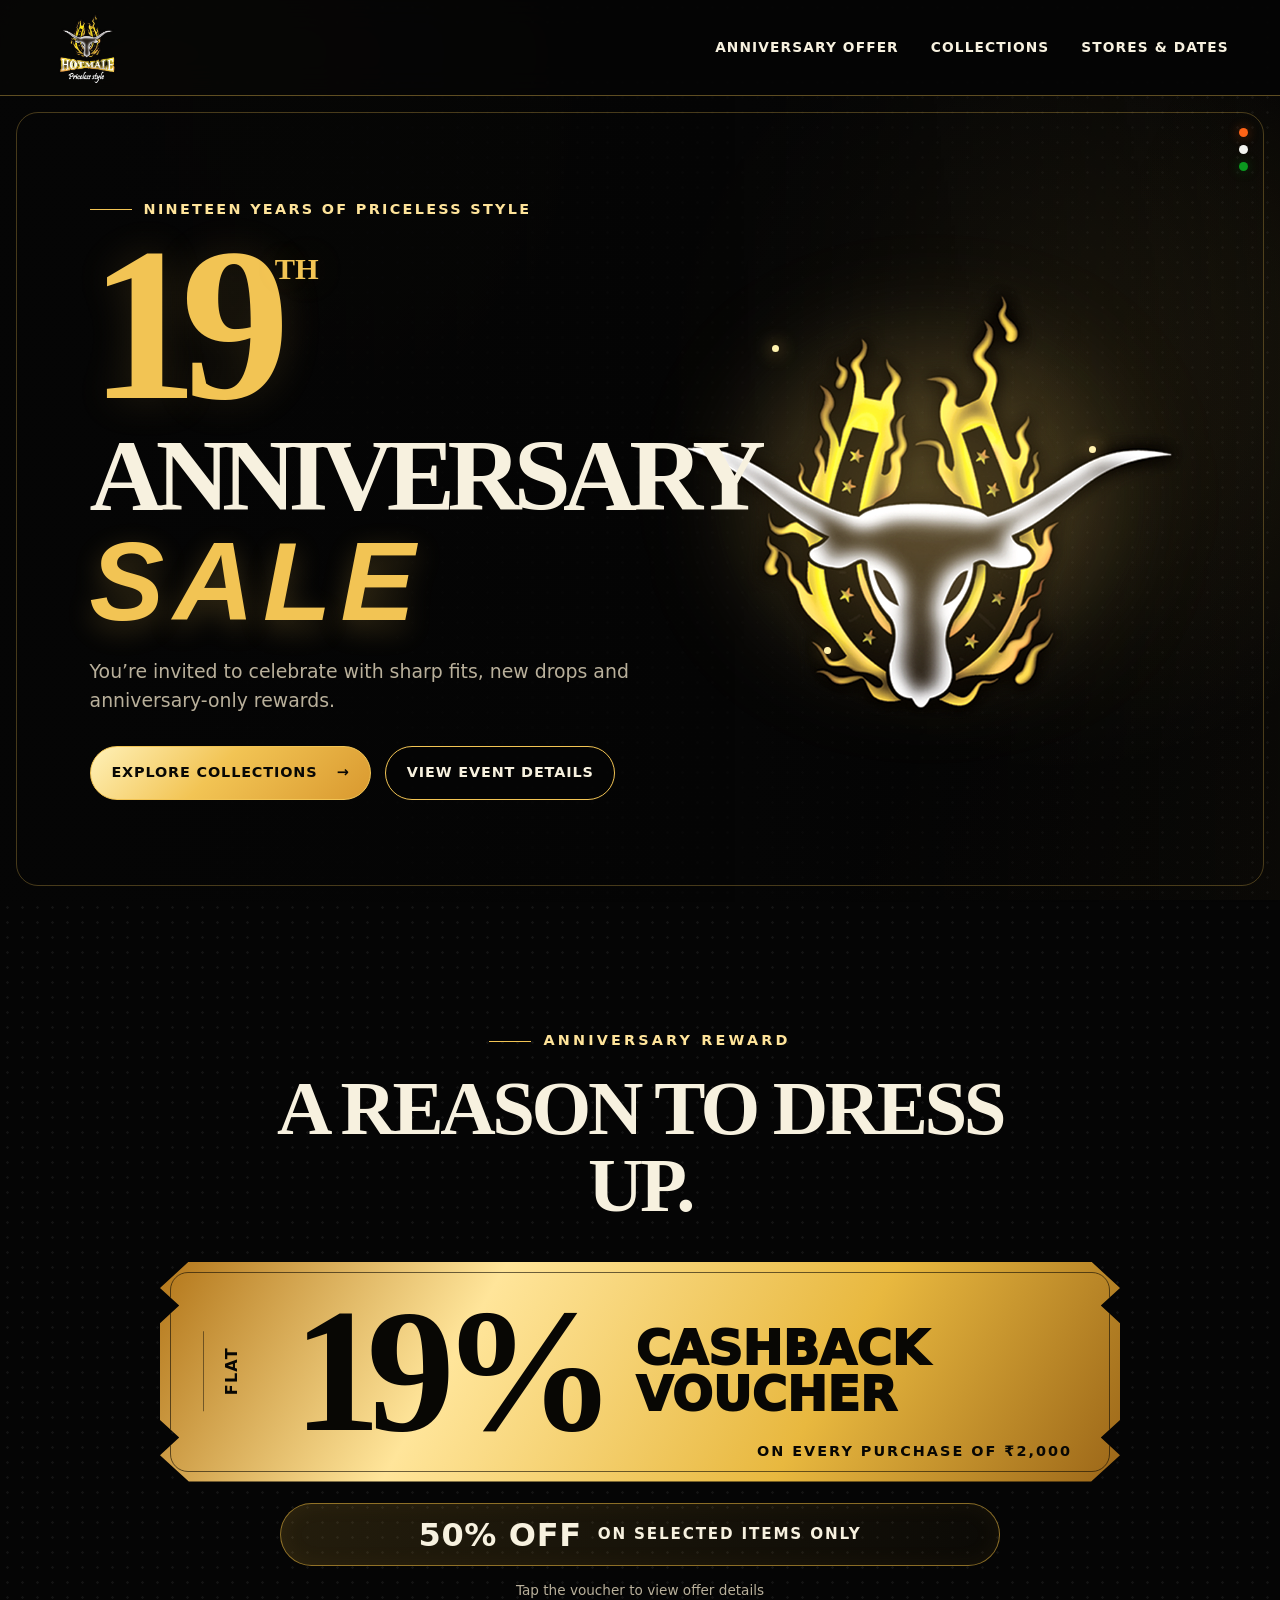
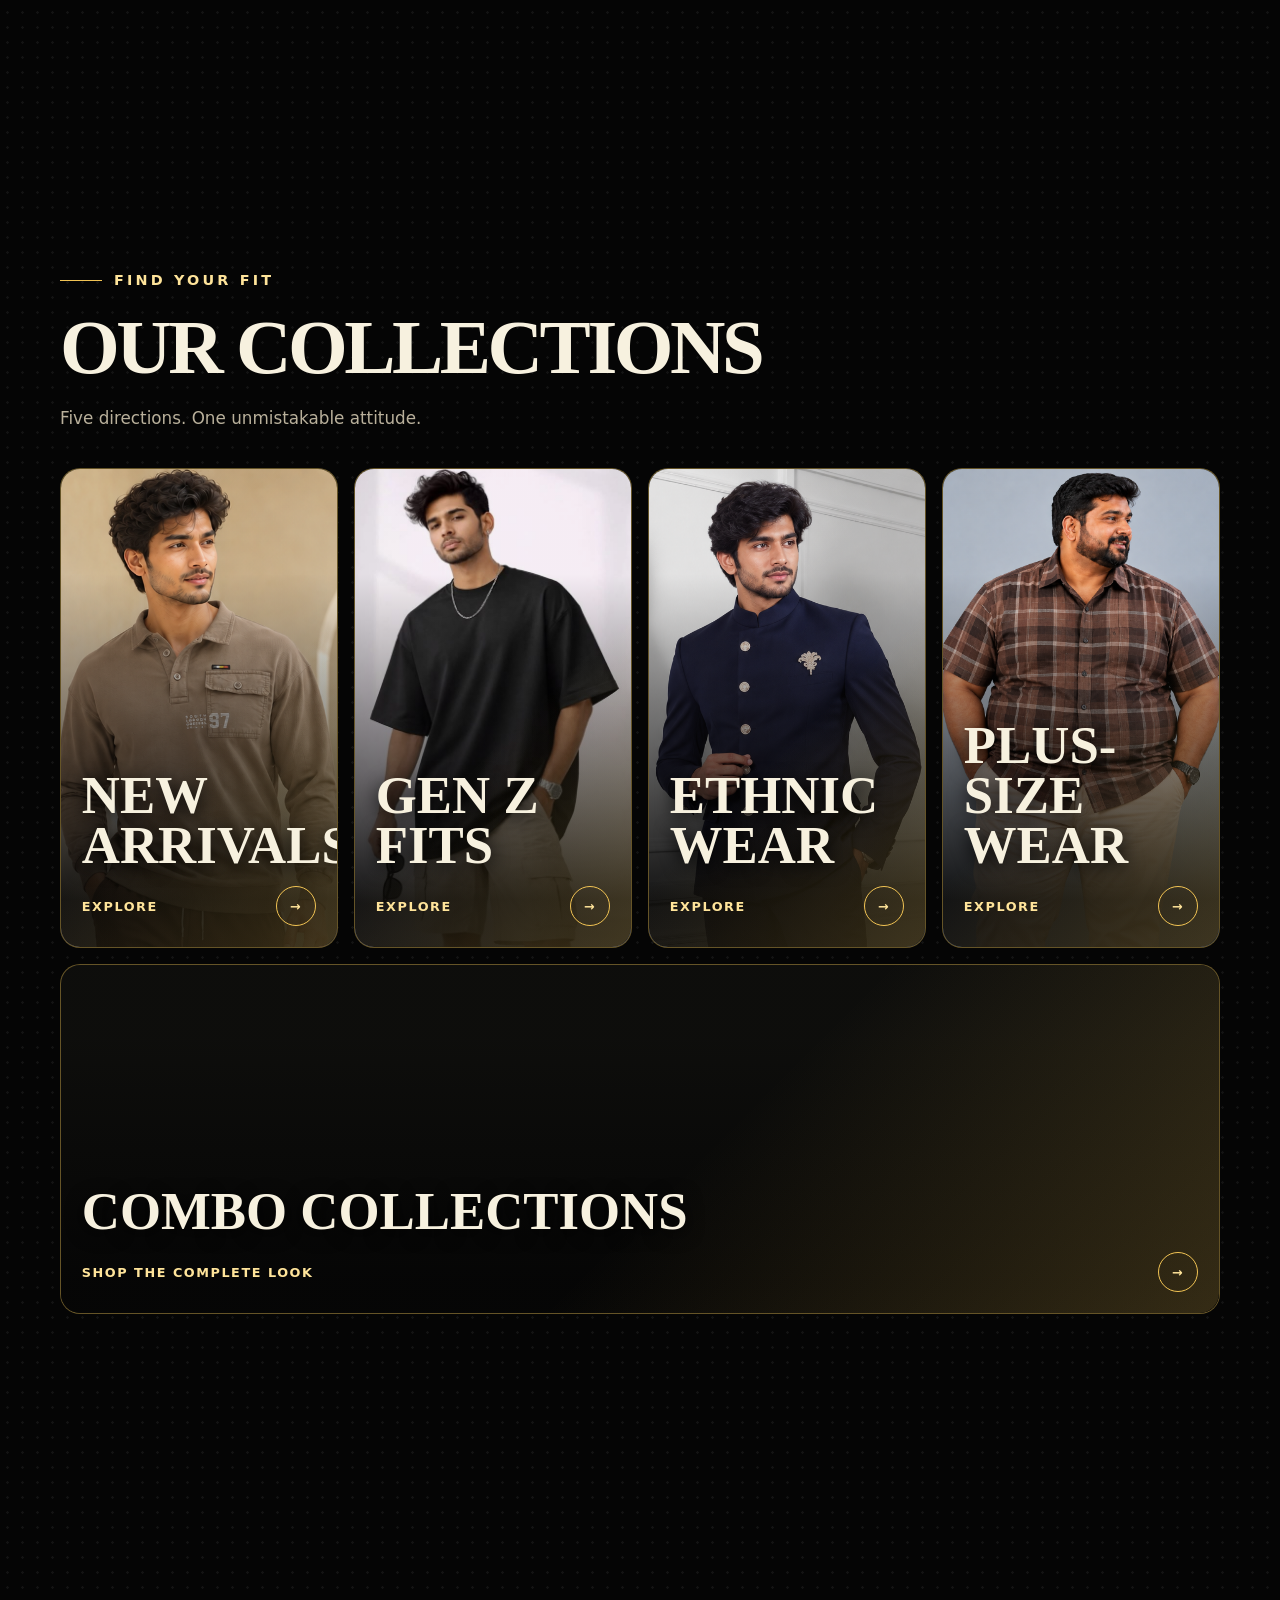
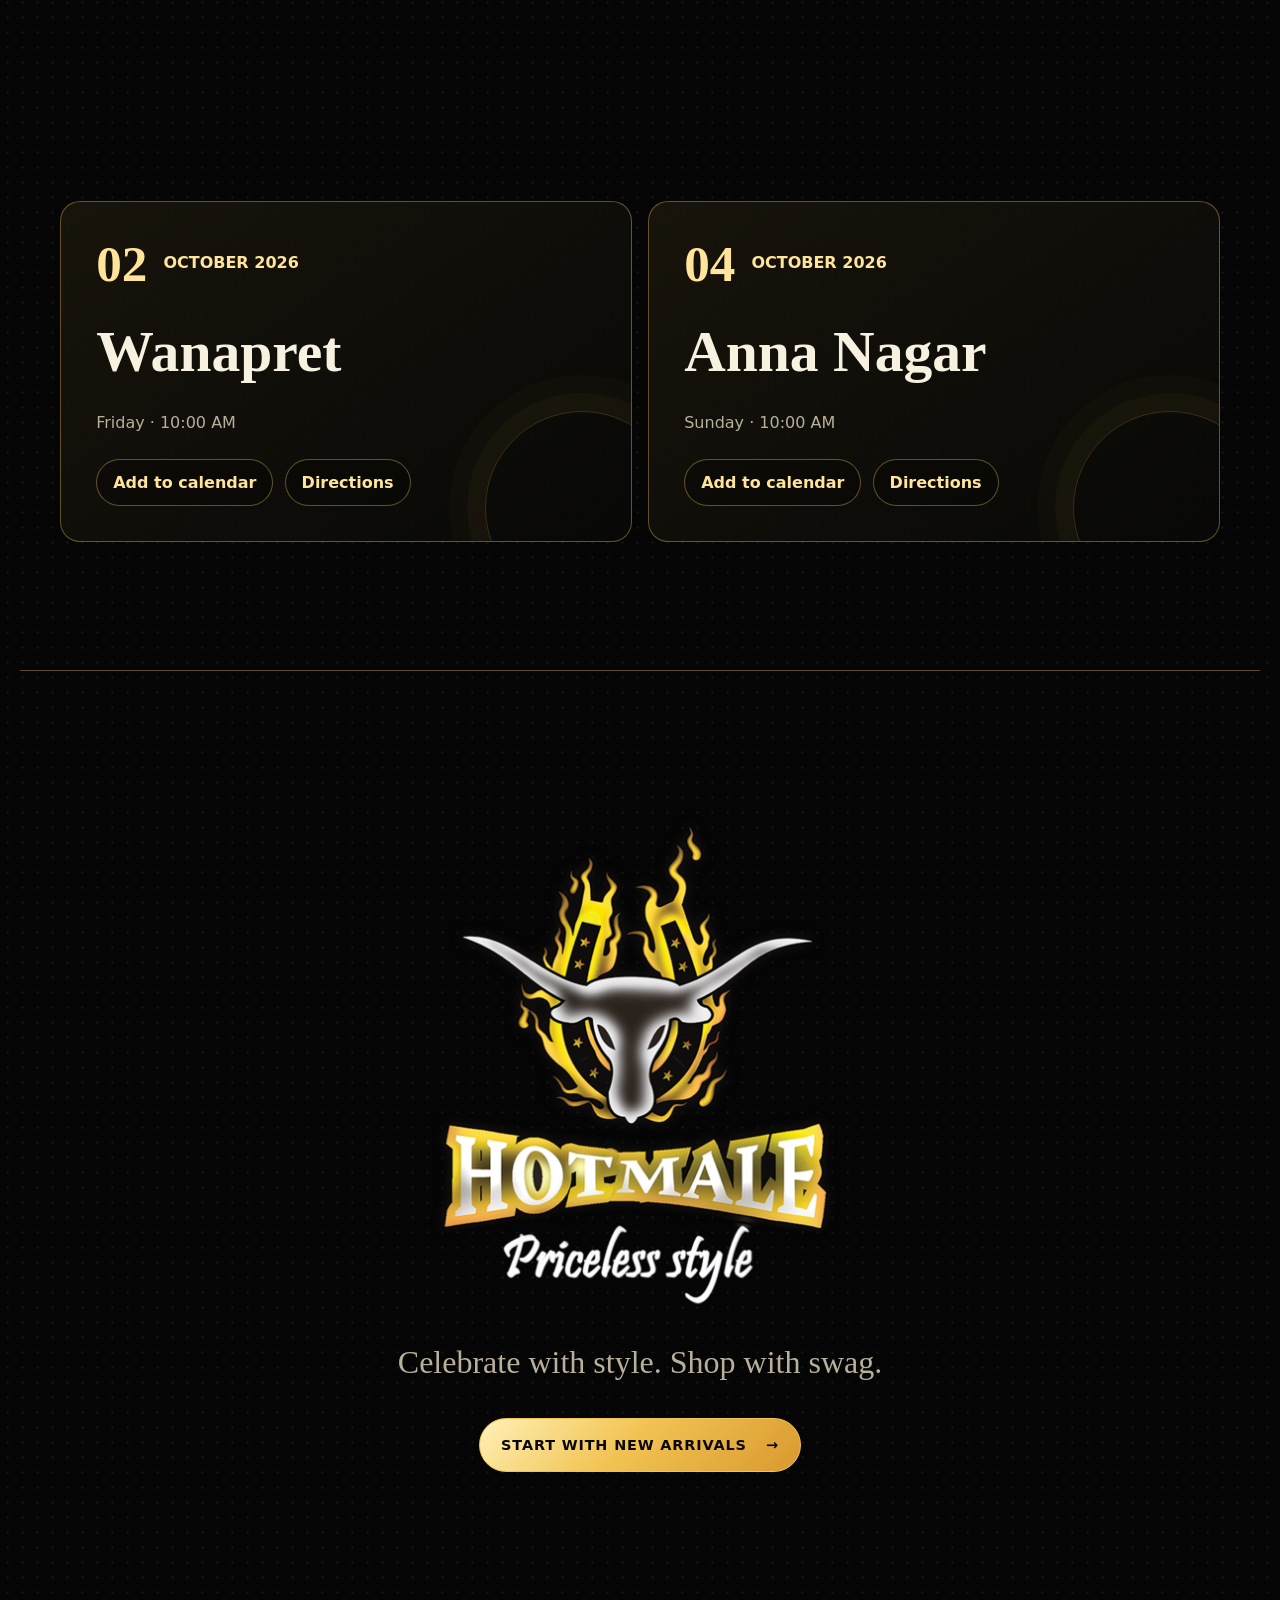
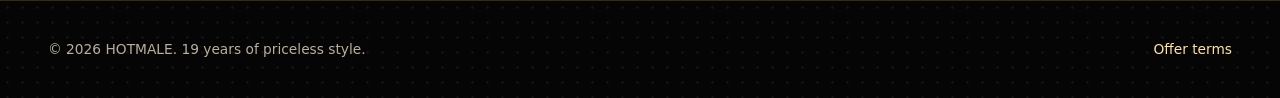
<file: index.html>
<!doctype html>
<html lang="en">
<head>
  <meta charset="utf-8">
  <meta name="viewport" content="width=device-width, initial-scale=1">
  <meta name="theme-color" content="#070706">
  <meta name="description" content="Celebrate HOTMALE's 19th anniversary and explore New Arrivals, Gen Z Fits, Ethnic Wear, Plus-Size Wear and Combo Collections.">
  <title>HOTMALE — 19th Anniversary Sale</title>
  <link rel="icon" type="image/png" sizes="192x192" href="assets/hotmale-head-favicon.png">
  <link rel="apple-touch-icon" href="assets/hotmale-head-favicon.png">
  <link rel="preconnect" href="https://images.unsplash.com">
  <link rel="stylesheet" href="assets/styles.css">
</head>
<body data-page="home" data-root="">
  <div class="page-transition" aria-hidden="true"></div>

  <header class="site-header" data-header>
    <a class="brand transition-link" href="index.html" aria-label="HOTMALE home">
      <img src="assets/hotmale-logo.png" alt="HOTMALE — Priceless style">
    </a>
    <nav class="desktop-nav" aria-label="Primary navigation">
      <a href="#offer">Anniversary Offer</a>
      <a href="#collections">Collections</a>
      <a href="#events">Stores & Dates</a>
    </nav>
    <button class="menu-button" type="button" aria-label="Open menu" aria-expanded="false" data-menu-button>
      <span></span><span></span><span></span>
    </button>
  </header>

  <nav class="mobile-menu" aria-label="Mobile navigation" data-mobile-menu>
    <a href="#offer">Anniversary Offer</a>
    <a href="#collections">Collections</a>
    <a href="#events">Stores & Dates</a>
    <a class="gold-link transition-link" href="collections/new-arrivals/">Explore New Arrivals <span>→</span></a>
  </nav>

  <main>
    <section class="hero" aria-labelledby="hero-title">
      <div class="hero-copy reveal">
        <p class="eyebrow"><span></span> Nineteen years of priceless style</p>
        <h1 id="hero-title"><span class="hero-number">19<sup>th</sup></span><span>Anniversary</span><strong>Sale</strong></h1>
        <p class="hero-intro">You’re invited to celebrate with sharp fits, new drops and anniversary-only rewards.</p>
        <div class="hero-actions">
          <a class="button button-primary ripple transition-link" href="#collections">Explore collections <span>→</span></a>
          <a class="button button-ghost ripple" href="#events">View event details</a>
        </div>
      </div>
      <div class="hero-mark reveal" aria-hidden="true">
        <div class="emblem-halo"></div>
        <img src="assets/hotmale-emblem.png" alt="">
        <span class="spark spark-one"></span>
        <span class="spark spark-two"></span>
        <span class="spark spark-three"></span>
      </div>
      <div class="tricolor-dots" aria-label="Indian tricolour"><i></i><i></i><i></i></div>
    </section>

    <section class="offer-section section-pad" id="offer" aria-labelledby="offer-title">
      <div class="section-heading reveal">
        <p class="eyebrow"><span></span> Anniversary reward</p>
        <h2 id="offer-title">A reason to dress up.</h2>
      </div>
      <button class="sale-ticket reveal" type="button" data-ticket aria-expanded="false">
        <span class="ticket-side">Flat</span>
        <span class="ticket-value">19%</span>
        <span class="ticket-copy">Cashback<br>voucher</span>
        <span class="ticket-rule">On every purchase of ₹2,000</span>
        <span class="ticket-terms">Valid during the anniversary celebration. Store terms apply.</span>
      </button>
      <div class="selected-items-offer reveal" aria-label="50 percent off on selected items only">
        <strong>50% OFF</strong>
        <span>On Selected Items Only</span>
      </div>
      <p class="ticket-hint">Tap the voucher to view offer details</p>
    </section>

    <section class="collections-section section-pad" id="collections" aria-labelledby="collections-title">
      <div class="section-heading reveal">
        <p class="eyebrow"><span></span> Find your fit</p>
        <h2 id="collections-title">Our collections</h2>
        <p>Five directions. One unmistakable attitude.</p>
      </div>

      <div class="collection-grid" data-collection-grid>
        <a class="collection-card reveal is-visible transition-link" href="/collections/new-arrivals/" style="--card-image:url('/assets/products/new-arrivals/denim%20t-shirt.png')"><span class="collection-name">New Arrivals</span><span class="collection-cta">Explore <i>→</i></span></a>
        <a class="collection-card reveal is-visible transition-link" href="/collections/gen-z-fits/" style="--card-image:url('/assets/products/gen-z-fits/down%20shoulder%20t%20shirt.jpg')"><span class="collection-name">Gen Z Fits</span><span class="collection-cta">Explore <i>→</i></span></a>
        <a class="collection-card reveal is-visible transition-link" href="/collections/ethnic-wear/" style="--card-image:url('/assets/products/ethnic-wear/jodhpuri.png')"><span class="collection-name">Ethnic Wear</span><span class="collection-cta">Explore <i>→</i></span></a>
        <a class="collection-card reveal is-visible transition-link" href="/collections/plus-size-wear/" style="--card-image:url('/assets/products/plus-size-wear/casual%20shrt.png')"><span class="collection-name">Plus-Size Wear</span><span class="collection-cta">Explore <i>→</i></span></a>
        <a class="collection-card collection-card-wide reveal is-visible transition-link" href="/collections/combo-collections/" style="--card-image:url('https://images.unsplash.com/photo-1523381210434-271e8be1f52b?auto=format&amp;fit=crop&amp;w=1000&amp;q=86')"><span class="collection-name">Combo Collections</span><span class="collection-cta">Shop the complete look <i>→</i></span></a>
      </div>
    </section>

    <section class="events-section section-pad" id="events" aria-labelledby="events-title">
      <div class="section-heading reveal">
        <p class="eyebrow"><span></span> Come & join us</p>
        <h2 id="events-title">Save the celebration.</h2>
      </div>
      <div class="event-grid">
        <article class="event-card reveal">
          <p class="event-date"><span>02</span> October 2026</p>
          <h3>Wanapret</h3>
          <p>Friday · 10:00 AM</p>
          <div class="event-actions">
            <button class="text-button ripple" type="button" data-calendar data-date="20261002T043000Z" data-location="Wanapret">Add to calendar</button>
            <a class="text-button ripple" href="https://maps.app.goo.gl/FwZzUR1tSY6JJ72T8" target="_blank" rel="noreferrer">Directions</a>
          </div>
        </article>
        <article class="event-card reveal">
          <p class="event-date"><span>04</span> October 2026</p>
          <h3>Anna Nagar</h3>
          <p>Sunday · 10:00 AM</p>
          <div class="event-actions">
            <button class="text-button ripple" type="button" data-calendar data-date="20261004T043000Z" data-location="Anna Nagar">Add to calendar</button>
            <a class="text-button ripple" href="https://maps.app.goo.gl/Gxc59doTdGDwvn4q6" target="_blank" rel="noreferrer">Directions</a>
          </div>
        </article>
      </div>
    </section>

    <section class="closing-callout section-pad reveal">
      <img src="assets/hotmale-logo.png" alt="HOTMALE — Priceless style">
      <p>Celebrate with style. Shop with swag.</p>
      <a class="button button-primary ripple transition-link" href="collections/new-arrivals/">Start with new arrivals <span>→</span></a>
    </section>
  </main>

  <footer class="site-footer">
    <p>© 2026 HOTMALE. 19 years of priceless style.</p>
    <a href="#offer">Offer terms</a>
  </footer>

  <div class="toast" role="status" aria-live="polite" data-toast></div>
  <script src="assets/catalog.js?v=16" defer></script>
  <script src="assets/app.js?v=16" defer></script>
</body>
</html>
</file>
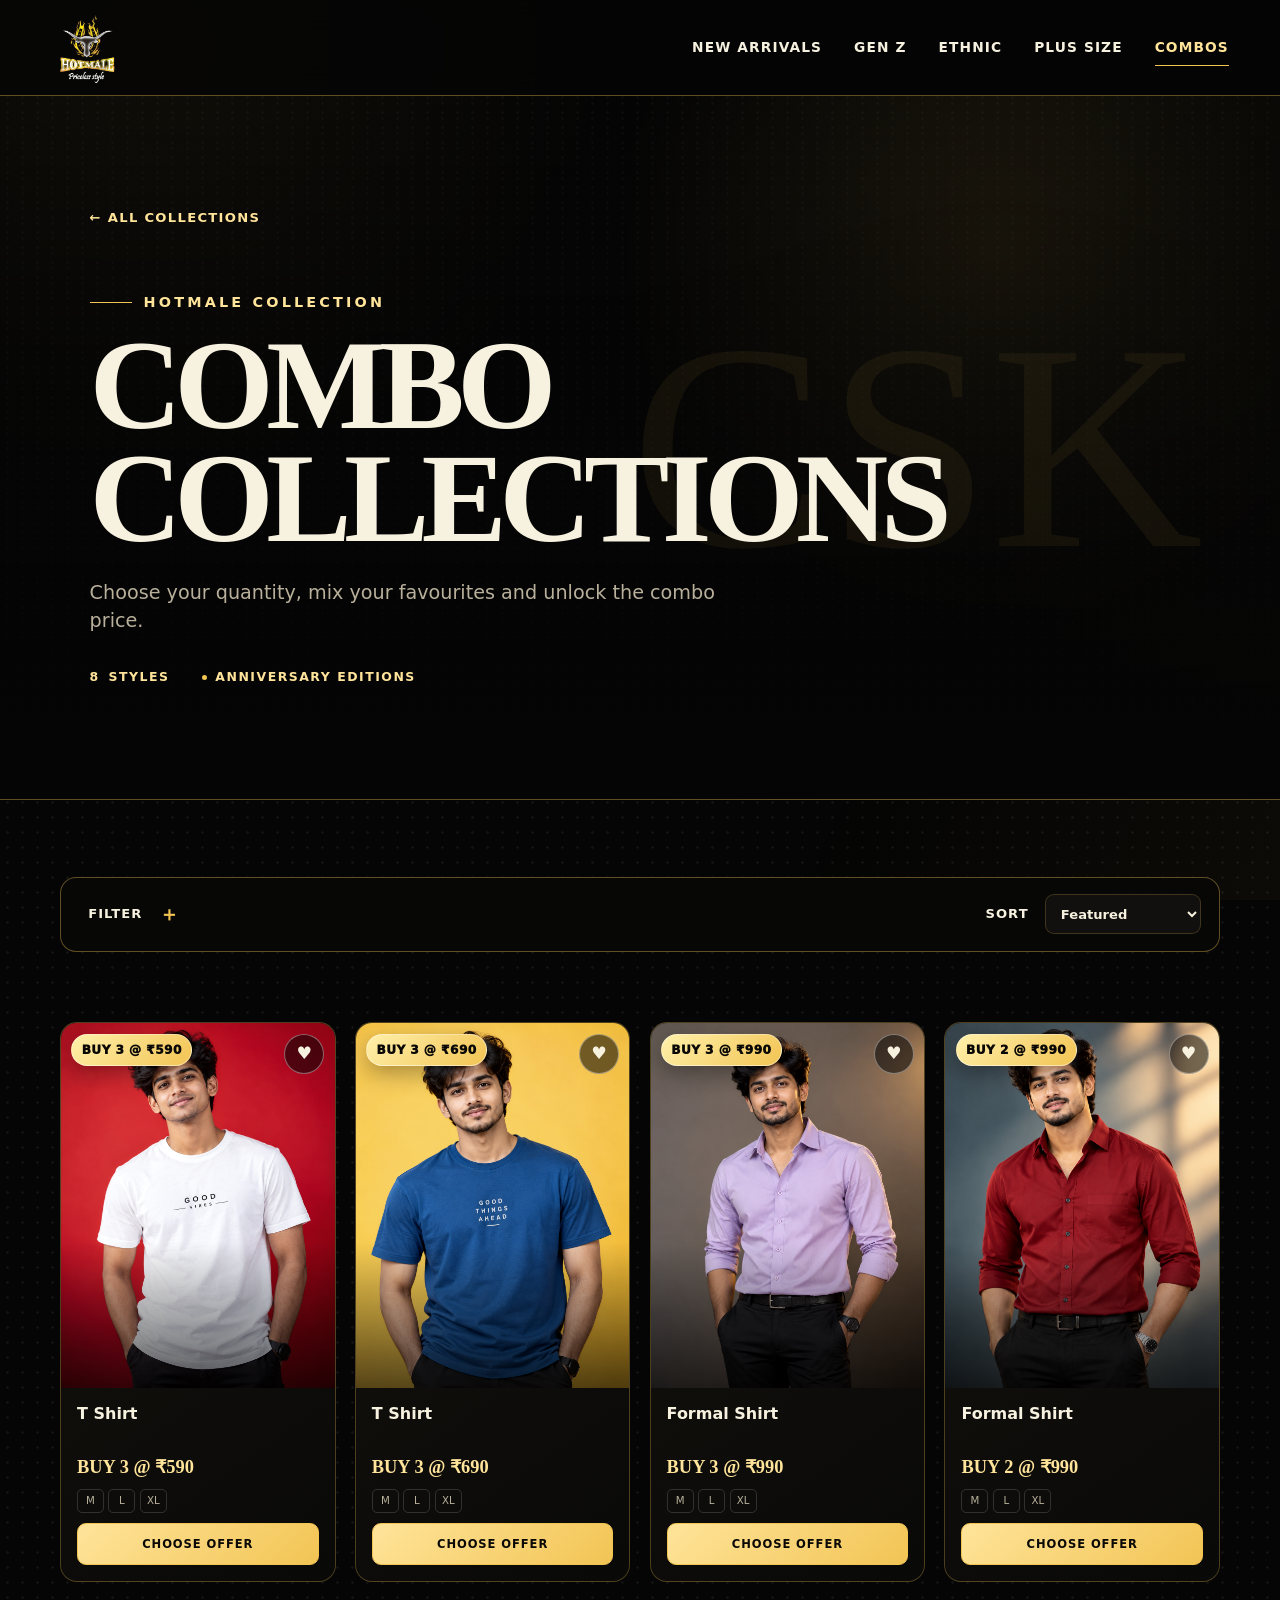
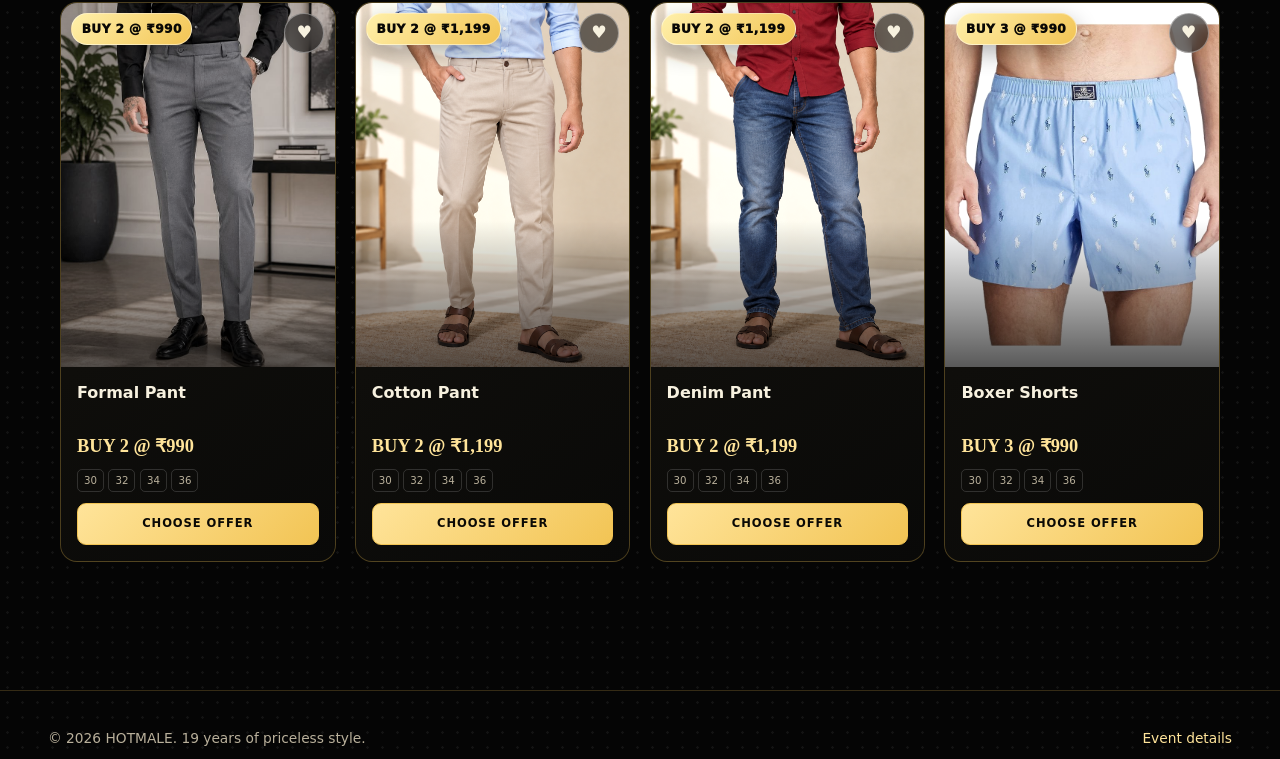
<file: collections/combo-collections/index.html>
<!doctype html>
<html lang="en">
<head>
  <meta charset="utf-8"><meta name="viewport" content="width=device-width, initial-scale=1"><meta name="theme-color" content="#070706">
  <meta name="description" content="Explore HOTMALE Combo Collections for complete anniversary looks."><title>Combo Collections — HOTMALE</title>
  <link rel="icon" type="image/png" sizes="192x192" href="../../assets/hotmale-head-favicon.png"><link rel="apple-touch-icon" href="../../assets/hotmale-head-favicon.png"><link rel="preconnect" href="https://images.unsplash.com"><link rel="stylesheet" href="../../assets/styles.css">
</head>
<body data-page="collection" data-collection="combo-collections" data-root="../../">
  <div class="page-transition" aria-hidden="true"></div>
  <header class="site-header" data-header><a class="brand transition-link" href="../../index.html" aria-label="HOTMALE home"><img src="../../assets/hotmale-logo.png" alt="HOTMALE — Priceless style"></a><nav class="desktop-nav" aria-label="Collection navigation"><a class="transition-link" href="../new-arrivals/">New Arrivals</a><a class="transition-link" href="../gen-z-fits/">Gen Z</a><a class="transition-link" href="../ethnic-wear/">Ethnic</a><a class="transition-link" href="../plus-size-wear/">Plus Size</a><a class="transition-link" href="../combo-collections/">Combos</a></nav><button class="menu-button" type="button" aria-label="Open menu" aria-expanded="false" data-menu-button><span></span><span></span><span></span></button></header>
  <nav class="mobile-menu" aria-label="Mobile navigation" data-mobile-menu><a class="transition-link" href="../new-arrivals/">New Arrivals</a><a class="transition-link" href="../gen-z-fits/">Gen Z Fits</a><a class="transition-link" href="../ethnic-wear/">Ethnic Wear</a><a class="transition-link" href="../plus-size-wear/">Plus-Size Wear</a><a class="transition-link gold-link" href="../combo-collections/">Combo Collections <span>→</span></a></nav>
  <main class="collection-page"><section class="collection-hero reveal"><a class="back-link transition-link" href="../../index.html#collections">← All collections</a><p class="eyebrow"><span></span> HOTMALE collection</p><h1 data-collection-title>Combo Collections</h1><p data-collection-description>Complete looks, coordinated for you and priced as one sharp move.</p><div class="collection-meta"><span><strong data-product-count>0</strong> styles</span><span>Anniversary Editions</span></div></section><section class="collection-content" aria-label="Collection products"><div class="shop-toolbar"><button class="filter-button ripple" type="button" data-filter-button aria-expanded="false">Filter <span>＋</span></button><label class="sort-label">Sort <select data-sort><option value="featured">Featured</option><option value="newest">Newest</option><option value="low">Price: low to high</option><option value="high">Price: high to low</option></select></label></div>
    <div class="filter-panel" data-filter-panel>
  <p>Filter products</p>

  <div class="size-filters" data-size-filters>
    <button type="button" data-size="ALL" class="is-active">
      All
    </button>

    <button type="button" data-size="NEW">
      New Arrivals
    </button>
  </div>
</div> </div><div class="product-grid" data-product-grid></div><p class="empty-state" data-empty-state hidden>No products match this filter yet. Try All.</p></section></main>
  <dialog class="quick-view" data-quick-view><button class="modal-close" type="button" aria-label="Close quick view" data-modal-close>×</button><div data-modal-content></div></dialog><footer class="site-footer"><p>© 2026 HOTMALE. 19 years of priceless style.</p><a class="transition-link" href="../../index.html#events">Event details</a></footer><div class="toast" role="status" aria-live="polite" data-toast></div><script src="../../assets/catalog.js?v=16" defer></script><script src="../../assets/app.js?v=16" defer></script>
</body>
</html>
</file>
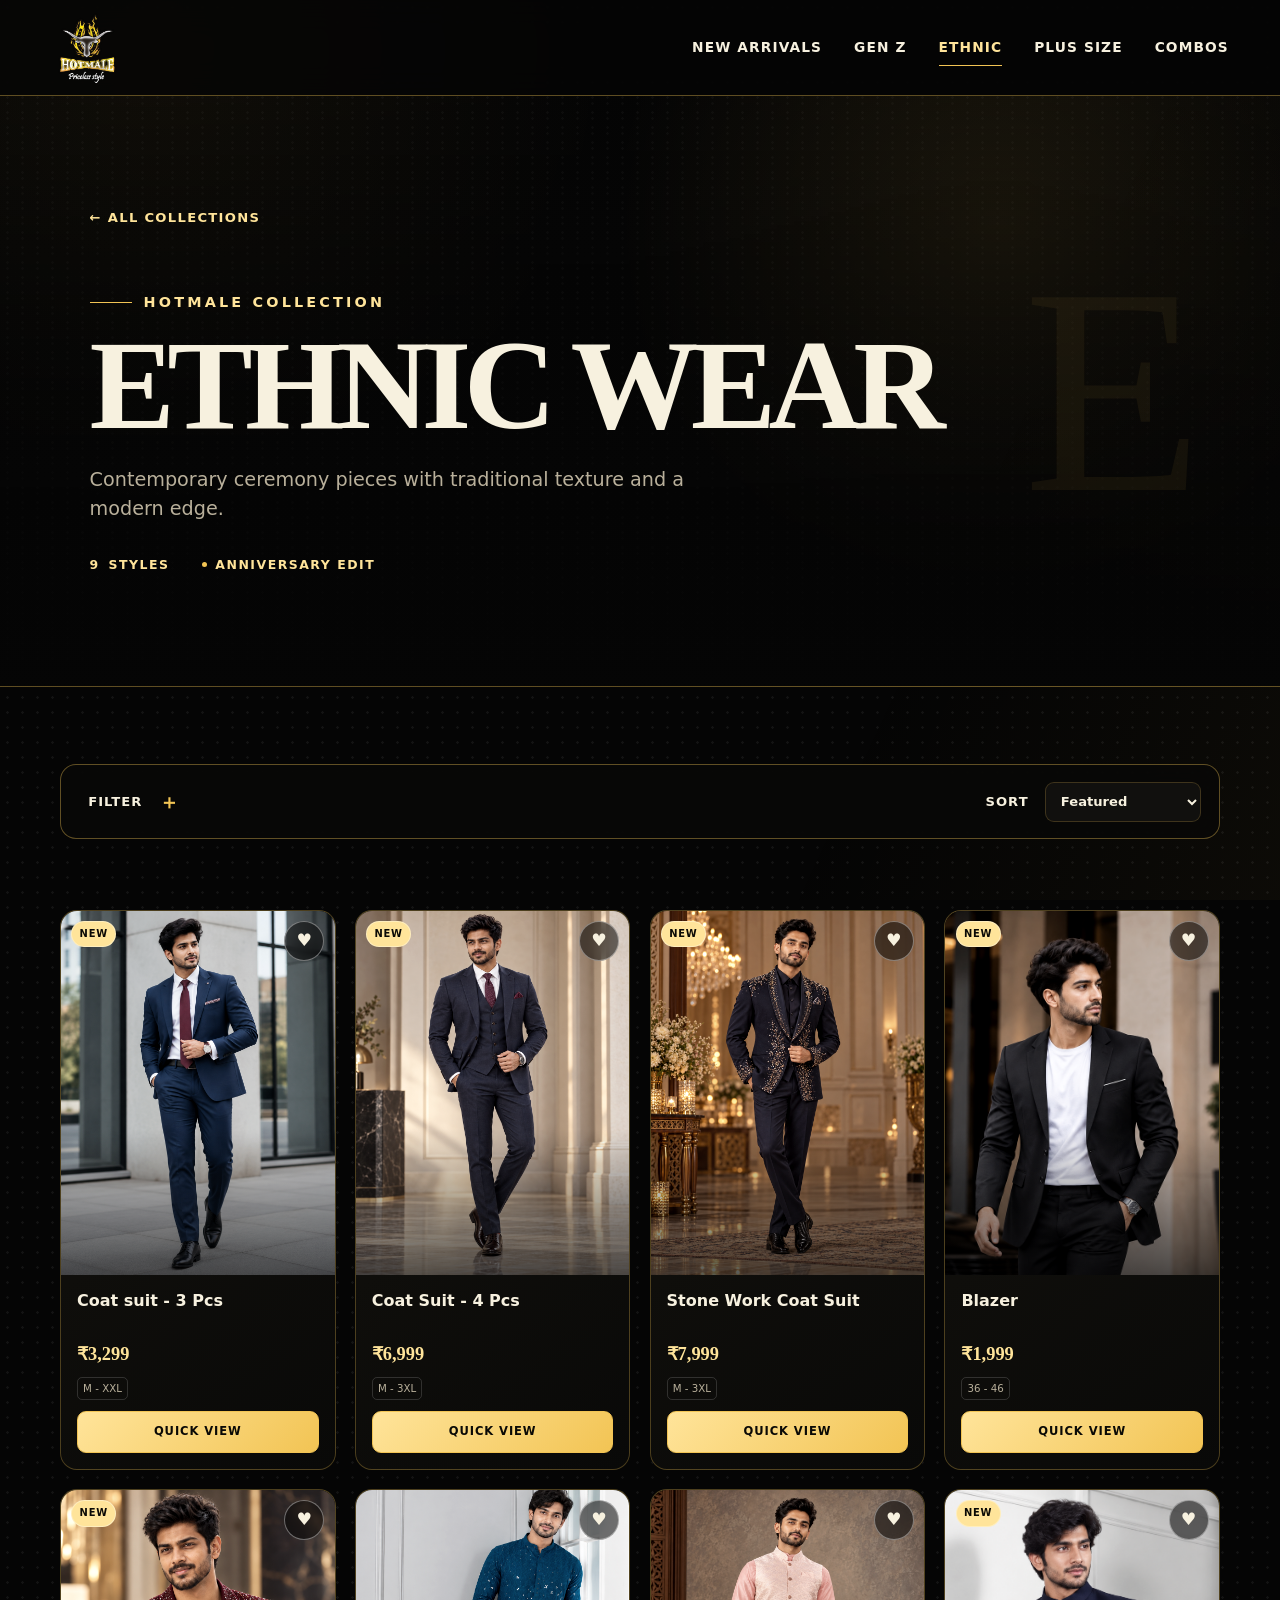
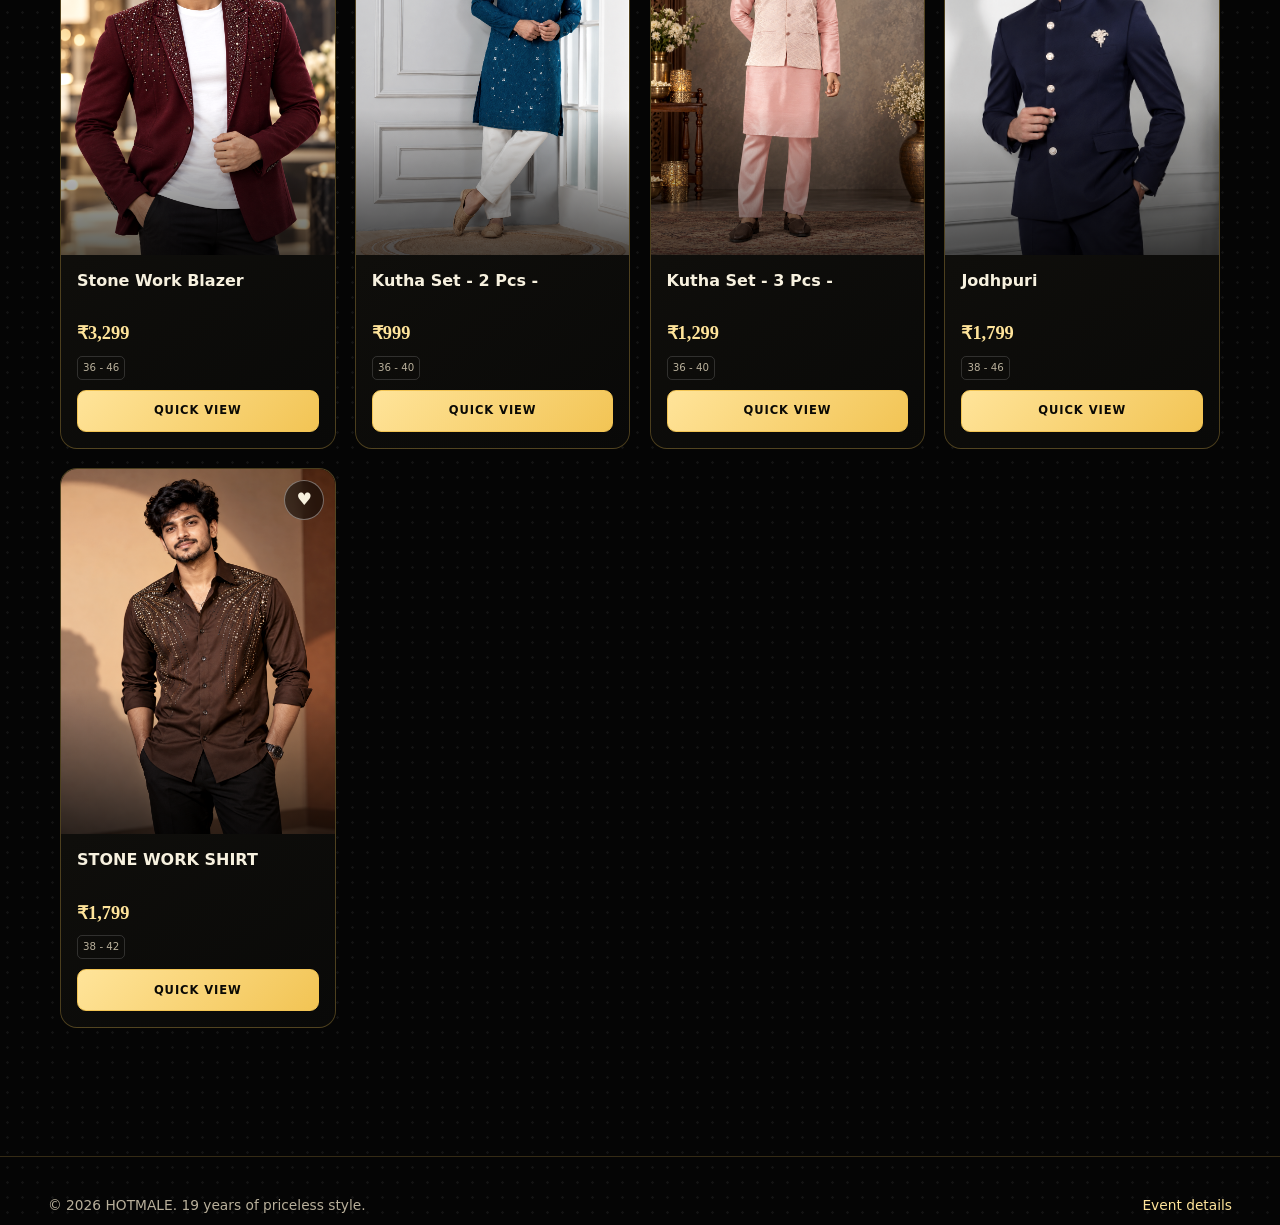
<file: collections/ethnic-wear/index.html>
<!doctype html>
<html lang="en">
<head>
  <meta charset="utf-8"><meta name="viewport" content="width=device-width, initial-scale=1"><meta name="theme-color" content="#070706">
  <meta name="description" content="Explore HOTMALE Ethnic Wear for the 19th anniversary celebration."><title>Ethnic Wear — HOTMALE</title>
  <link rel="icon" type="image/png" sizes="192x192" href="../../assets/hotmale-head-favicon.png"><link rel="apple-touch-icon" href="../../assets/hotmale-head-favicon.png"><link rel="preconnect" href="https://images.unsplash.com"><link rel="stylesheet" href="../../assets/styles.css">
</head>
<body data-page="collection" data-collection="ethnic-wear" data-root="../../">
  <div class="page-transition" aria-hidden="true"></div>
  <header class="site-header" data-header><a class="brand transition-link" href="../../index.html" aria-label="HOTMALE home"><img src="../../assets/hotmale-logo.png" alt="HOTMALE — Priceless style"></a><nav class="desktop-nav" aria-label="Collection navigation"><a class="transition-link" href="../new-arrivals/">New Arrivals</a><a class="transition-link" href="../gen-z-fits/">Gen Z</a><a class="transition-link" href="../ethnic-wear/">Ethnic</a><a class="transition-link" href="../plus-size-wear/">Plus Size</a><a class="transition-link" href="../combo-collections/">Combos</a></nav><button class="menu-button" type="button" aria-label="Open menu" aria-expanded="false" data-menu-button><span></span><span></span><span></span></button></header>
  <nav class="mobile-menu" aria-label="Mobile navigation" data-mobile-menu><a class="transition-link" href="../new-arrivals/">New Arrivals</a><a class="transition-link" href="../gen-z-fits/">Gen Z Fits</a><a class="transition-link" href="../ethnic-wear/">Ethnic Wear</a><a class="transition-link" href="../plus-size-wear/">Plus-Size Wear</a><a class="transition-link gold-link" href="../combo-collections/">Combo Collections <span>→</span></a></nav>
  <main class="collection-page"><section class="collection-hero reveal"><a class="back-link transition-link" href="../../index.html#collections">← All collections</a><p class="eyebrow"><span></span> HOTMALE collection</p><h1 data-collection-title>Ethnic Wear</h1><p data-collection-description>Contemporary ceremony pieces with traditional texture and a modern edge.</p><div class="collection-meta"><span><strong data-product-count>0</strong> styles</span><span>Anniversary edit</span></div></section><section class="collection-content" aria-label="Collection products"><div class="shop-toolbar"><button class="filter-button ripple" type="button" data-filter-button aria-expanded="false">Filter <span>＋</span></button><label class="sort-label">Sort <select data-sort><option value="featured">Featured</option><option value="newest">Newest</option><option value="low">Price: low to high</option><option value="high">Price: high to low</option></select></label></div>
    <div class="filter-panel" data-filter-panel>
  <p>Filter products</p>

  <div class="size-filters" data-size-filters>
    <button type="button" data-size="ALL" class="is-active">
      All
    </button>

    <button type="button" data-size="NEW">
      New Arrivals
    </button>
  </div>
</div></div><div class="product-grid" data-product-grid></div><p class="empty-state" data-empty-state hidden>No products match this filter yet. Try All.</p></section></main>
  <dialog class="quick-view" data-quick-view><button class="modal-close" type="button" aria-label="Close quick view" data-modal-close>×</button><div data-modal-content></div></dialog><footer class="site-footer"><p>© 2026 HOTMALE. 19 years of priceless style.</p><a class="transition-link" href="../../index.html#events">Event details</a></footer><div class="toast" role="status" aria-live="polite" data-toast></div><script src="../../assets/catalog.js?v=16" defer></script><script src="../../assets/app.js?v=16" defer></script>
</body>
</html>
</file>
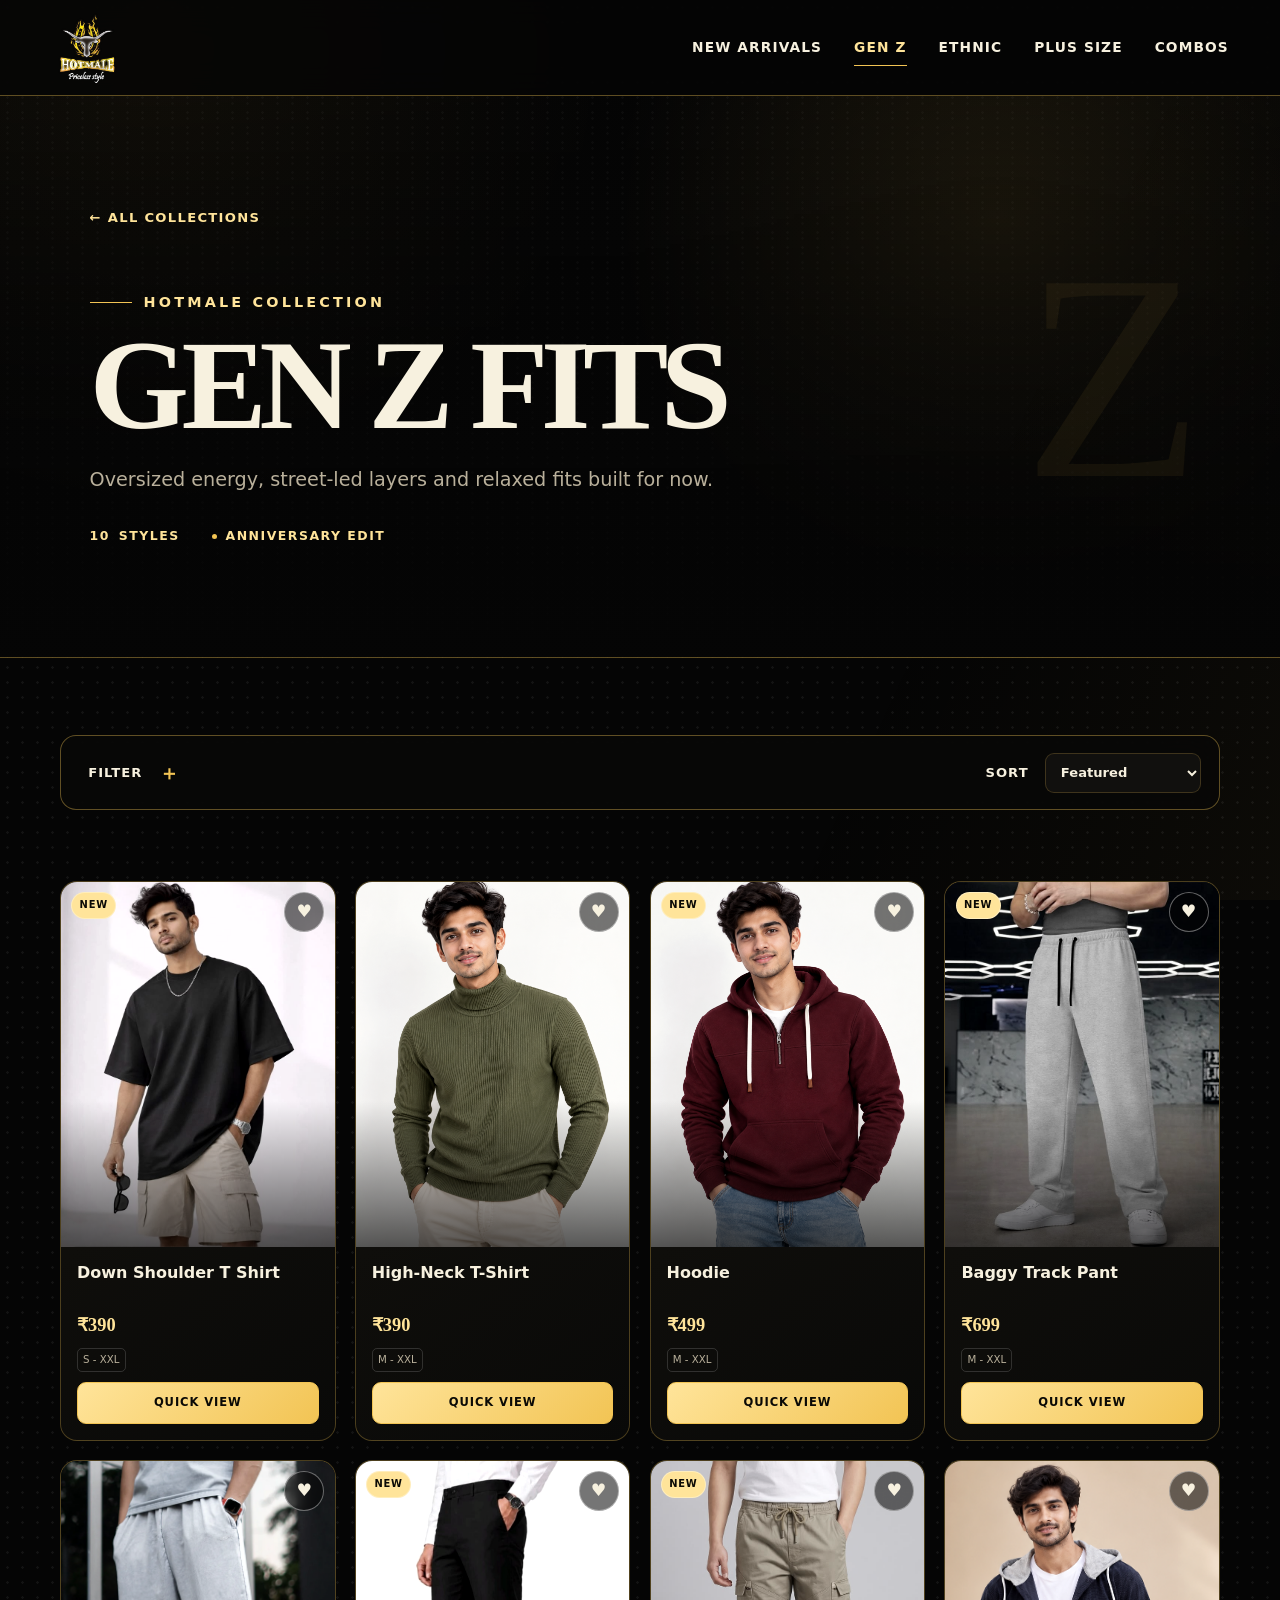
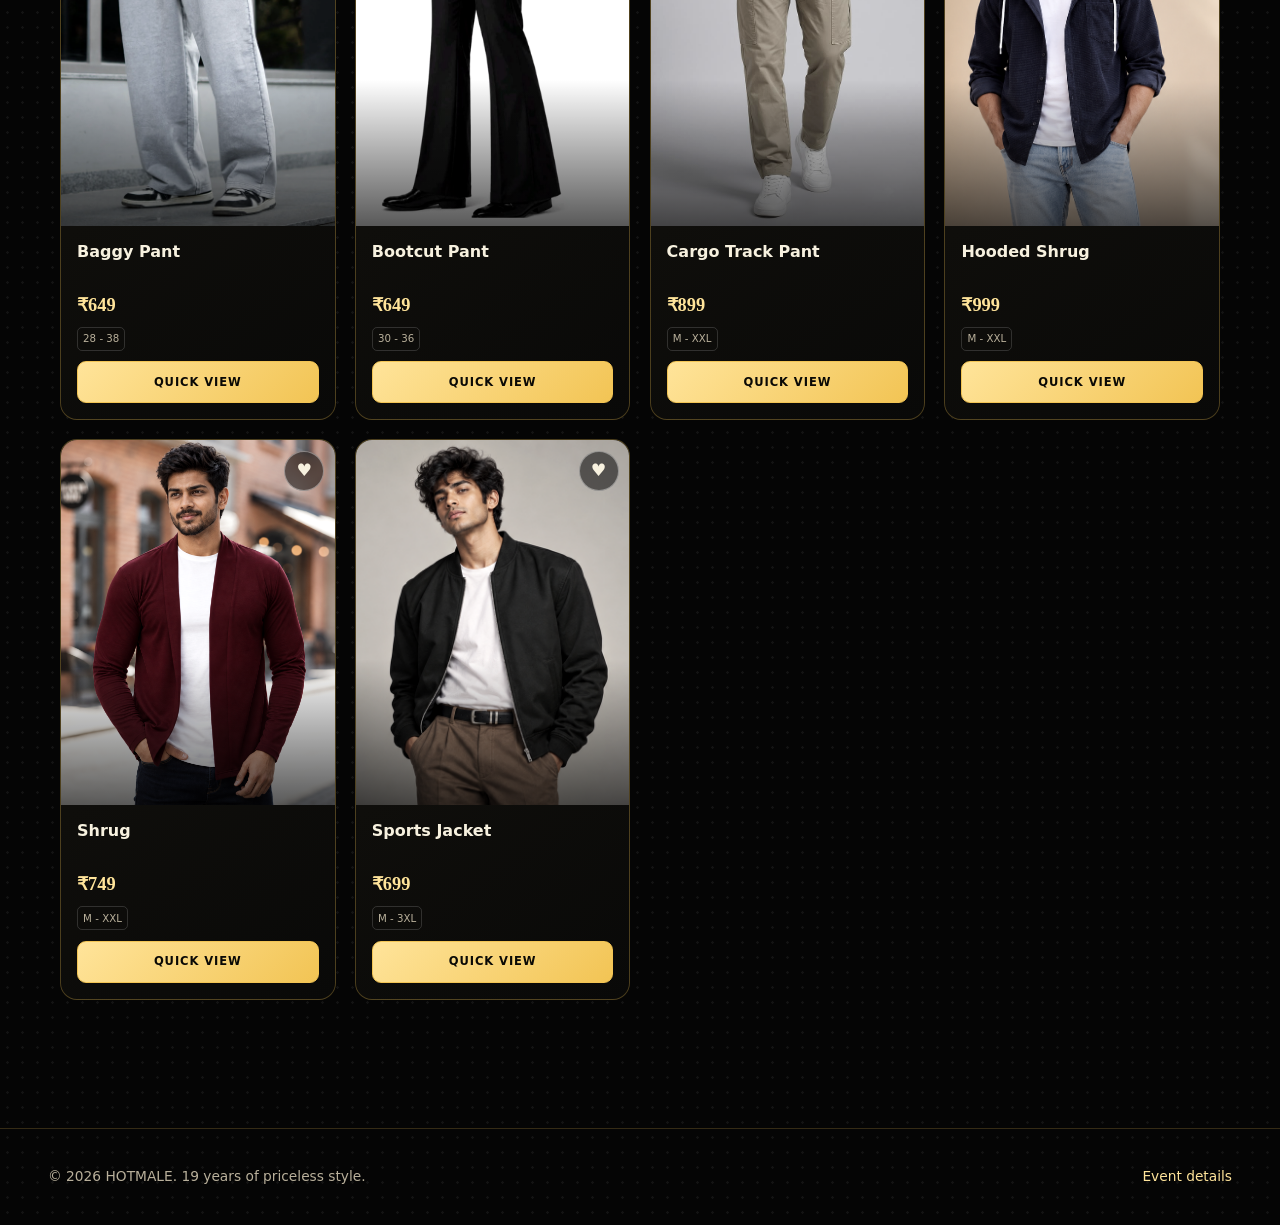
<file: collections/gen-z-fits/index.html>
<!doctype html>
<html lang="en">
<head>
  <meta charset="utf-8"><meta name="viewport" content="width=device-width, initial-scale=1"><meta name="theme-color" content="#070706">
  <meta name="description" content="Explore HOTMALE Gen Z Fits for the 19th anniversary celebration."><title>Gen Z Fits — HOTMALE</title>
  <link rel="icon" type="image/png" sizes="192x192" href="../../assets/hotmale-head-favicon.png"><link rel="apple-touch-icon" href="../../assets/hotmale-head-favicon.png"><link rel="preconnect" href="https://images.unsplash.com"><link rel="stylesheet" href="../../assets/styles.css">
</head>
<body data-page="collection" data-collection="gen-z-fits" data-root="../../">
  <div class="page-transition" aria-hidden="true"></div>
  <header class="site-header" data-header><a class="brand transition-link" href="../../index.html" aria-label="HOTMALE home"><img src="../../assets/hotmale-logo.png" alt="HOTMALE — Priceless style"></a><nav class="desktop-nav" aria-label="Collection navigation"><a class="transition-link" href="../new-arrivals/">New Arrivals</a><a class="transition-link" href="../gen-z-fits/">Gen Z</a><a class="transition-link" href="../ethnic-wear/">Ethnic</a><a class="transition-link" href="../plus-size-wear/">Plus Size</a><a class="transition-link" href="../combo-collections/">Combos</a></nav><button class="menu-button" type="button" aria-label="Open menu" aria-expanded="false" data-menu-button><span></span><span></span><span></span></button></header>
  <nav class="mobile-menu" aria-label="Mobile navigation" data-mobile-menu><a class="transition-link" href="../new-arrivals/">New Arrivals</a><a class="transition-link" href="../gen-z-fits/">Gen Z Fits</a><a class="transition-link" href="../ethnic-wear/">Ethnic Wear</a><a class="transition-link" href="../plus-size-wear/">Plus-Size Wear</a><a class="transition-link gold-link" href="../combo-collections/">Combo Collections <span>→</span></a></nav>
  <main class="collection-page"><section class="collection-hero reveal"><a class="back-link transition-link" href="../../index.html#collections">← All collections</a><p class="eyebrow"><span></span> HOTMALE collection</p><h1 data-collection-title>Gen Z Fits</h1><p data-collection-description>Oversized energy, street-led layers and relaxed fits built for now.</p><div class="collection-meta"><span><strong data-product-count>0</strong> styles</span><span>Anniversary edit</span></div></section><section class="collection-content" aria-label="Collection products"><div class="shop-toolbar"><button class="filter-button ripple" type="button" data-filter-button aria-expanded="false">Filter <span>＋</span></button><label class="sort-label">Sort <select data-sort><option value="featured">Featured</option><option value="newest">Newest</option><option value="low">Price: low to high</option><option value="high">Price: high to low</option></select></label></div>
    <div class="filter-panel" data-filter-panel>
  <p>Filter products</p>

  <div class="size-filters" data-size-filters>
    <button type="button" data-size="ALL" class="is-active">
      All
    </button>

    <button type="button" data-size="NEW">
      New Arrivals
    </button>
  </div>
</div></div><div class="product-grid" data-product-grid></div><p class="empty-state" data-empty-state hidden>No products match this filter yet. Try All.</p></section></main>
  <dialog class="quick-view" data-quick-view><button class="modal-close" type="button" aria-label="Close quick view" data-modal-close>×</button><div data-modal-content></div></dialog><footer class="site-footer"><p>© 2026 HOTMALE. 19 years of priceless style.</p><a class="transition-link" href="../../index.html#events">Event details</a></footer><div class="toast" role="status" aria-live="polite" data-toast></div><script src="../../assets/catalog.js?v=16" defer></script><script src="../../assets/app.js?v=16" defer></script>
</body>
</html>
</file>
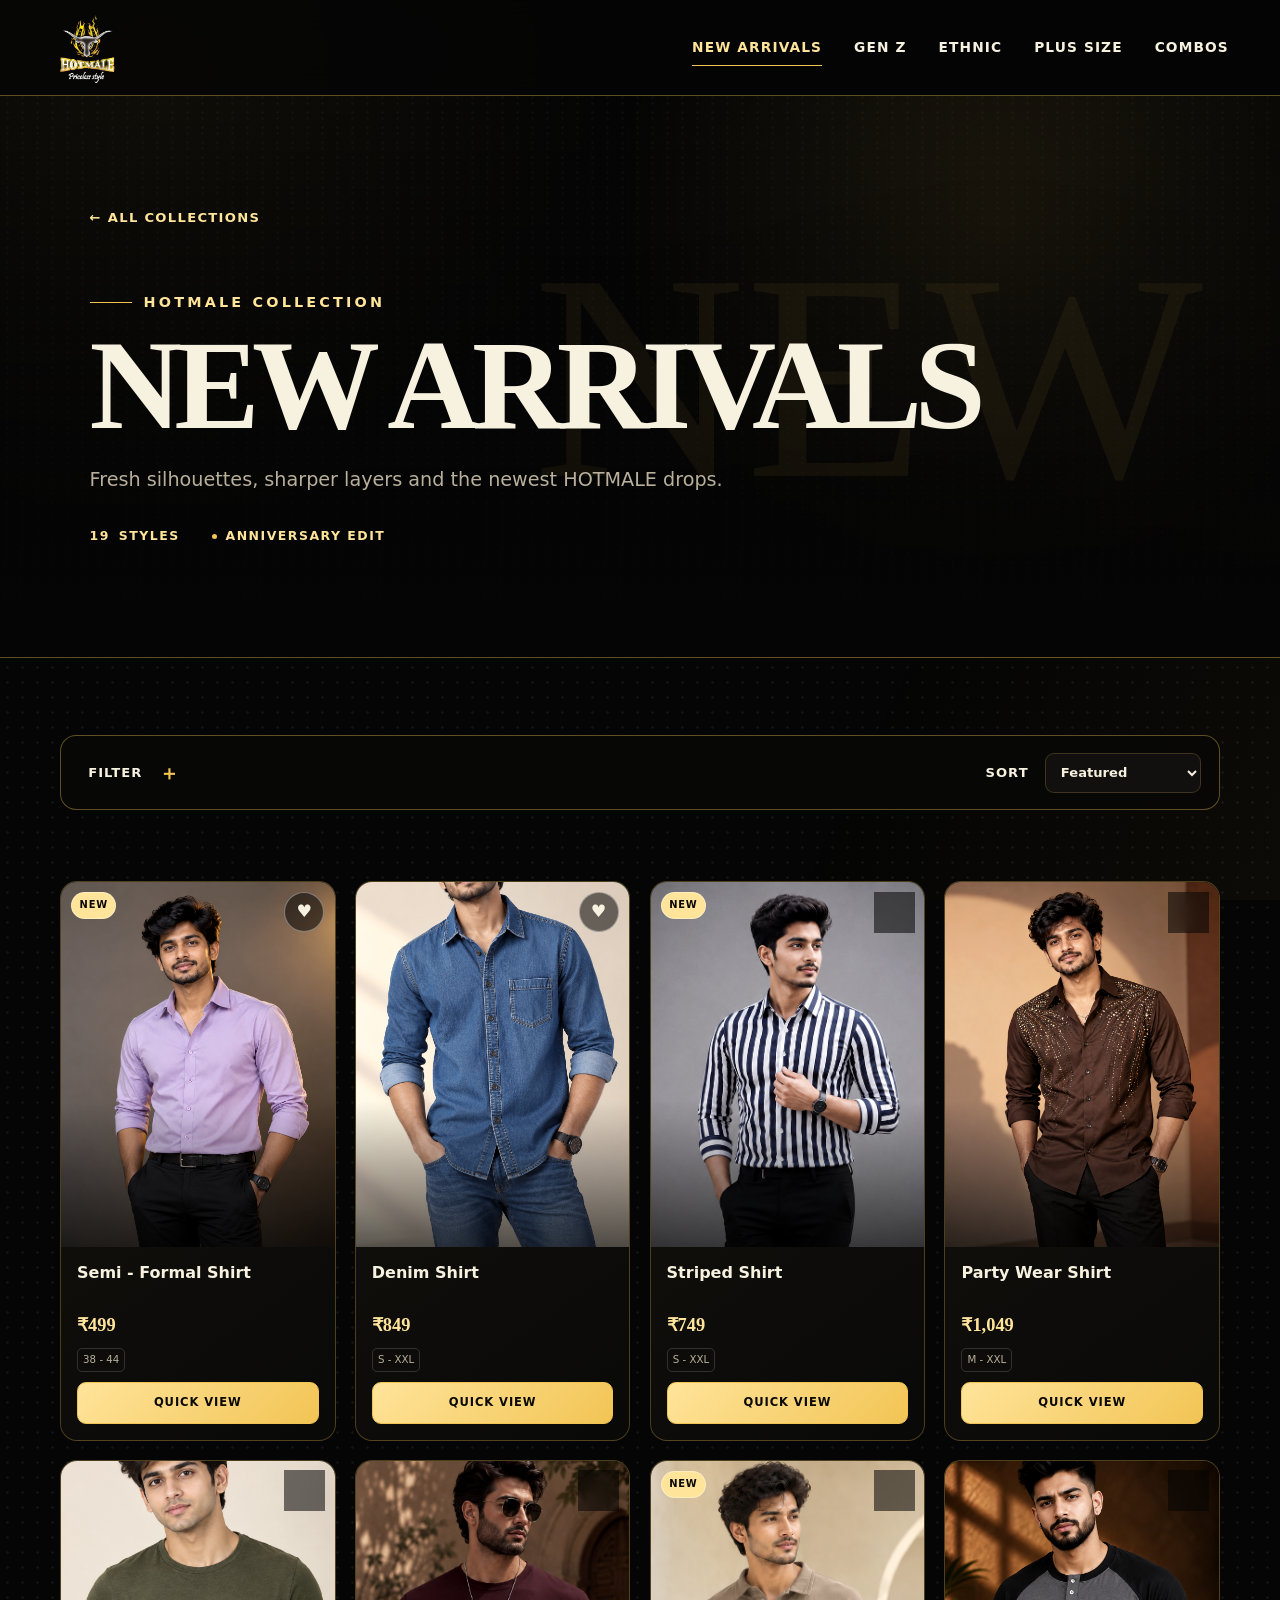
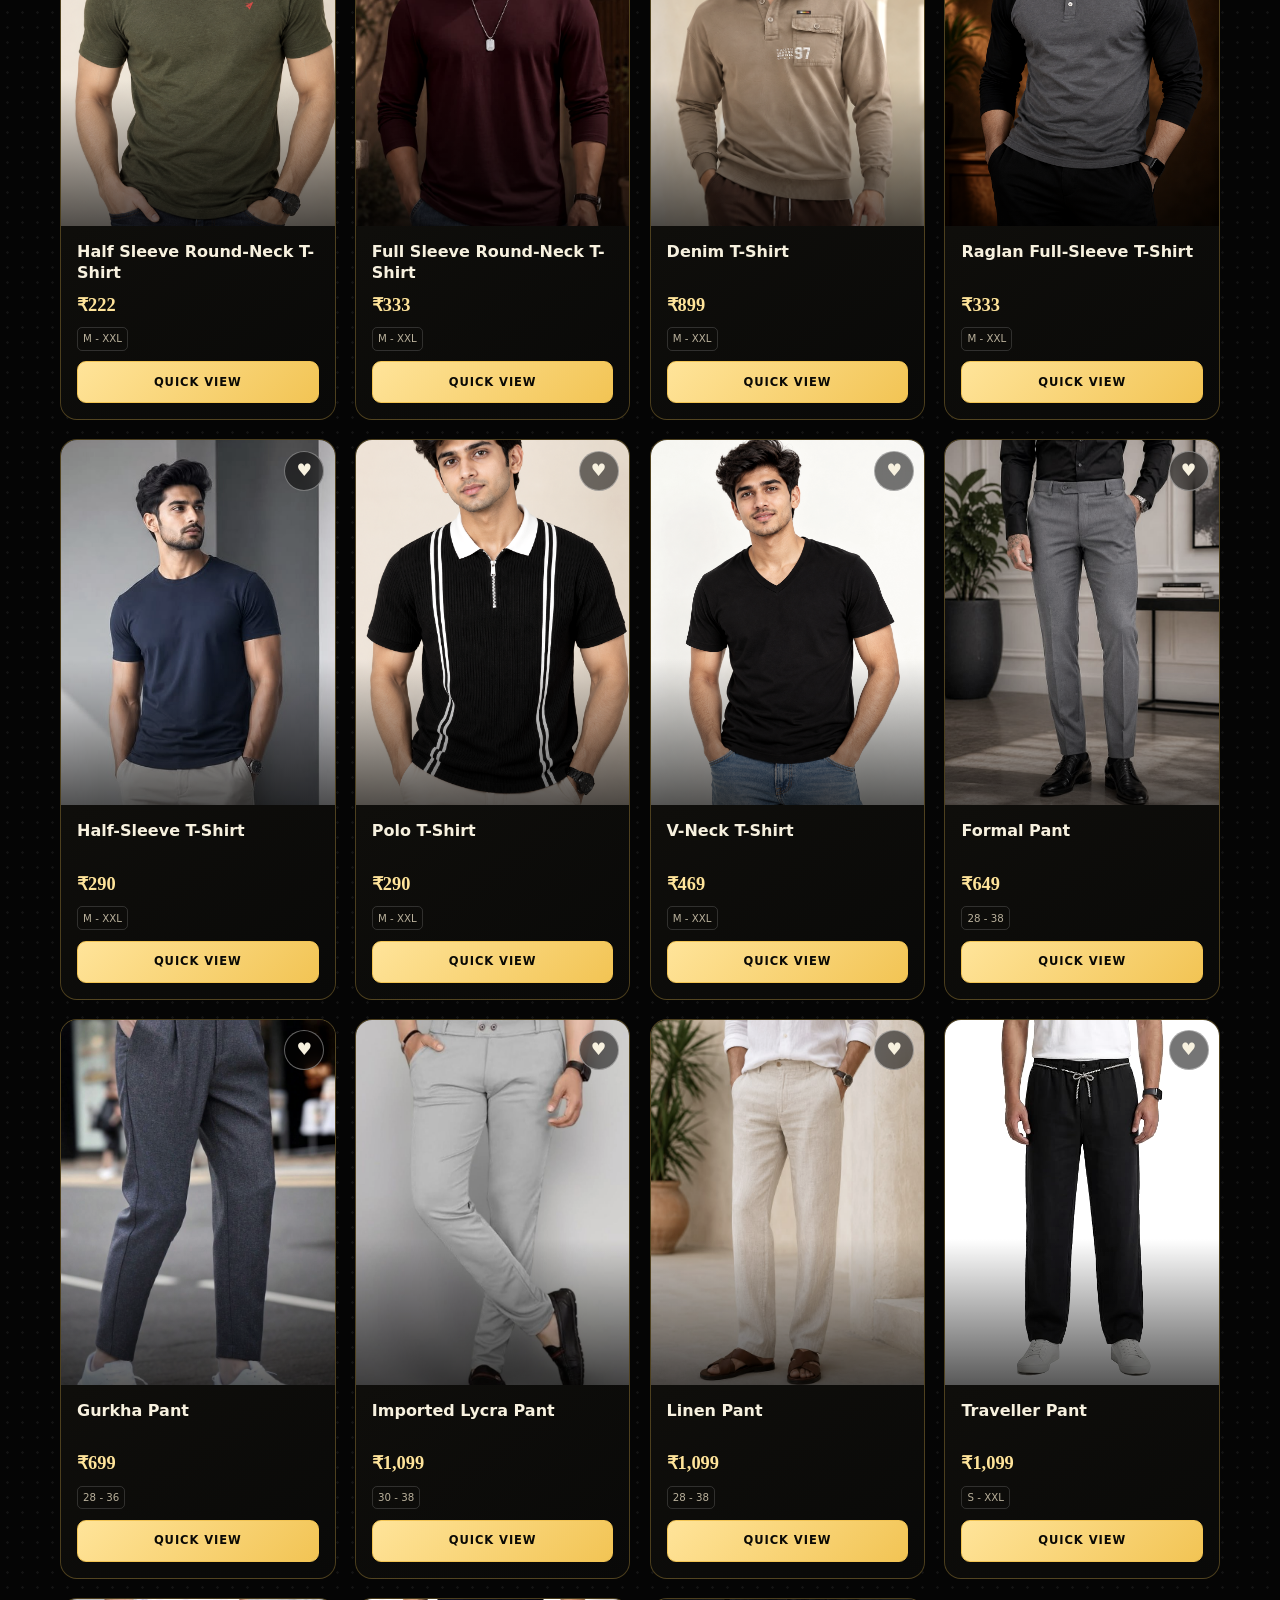
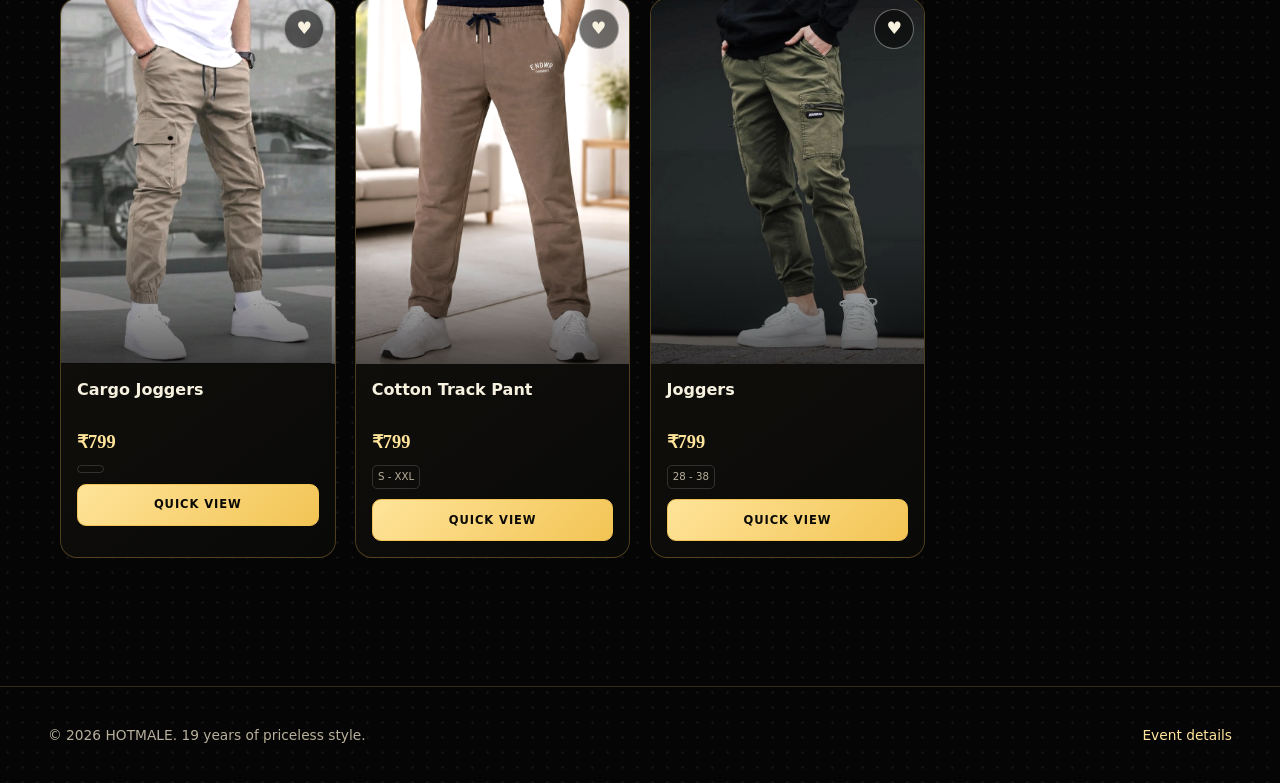
<file: collections/new-arrivals/index.html>
<!doctype html>
<html lang="en">
<head>
  <meta charset="utf-8">
  <meta name="viewport" content="width=device-width, initial-scale=1">
  <meta name="theme-color" content="#070706">
  <meta name="description" content="Explore HOTMALE New Arrivals for the 19th anniversary celebration.">
  <title>New Arrivals — HOTMALE</title>
  <link rel="icon" type="image/png" sizes="192x192" href="../../assets/hotmale-head-favicon.png">
  <link rel="apple-touch-icon" href="../../assets/hotmale-head-favicon.png">
  <link rel="preconnect" href="https://images.unsplash.com">
  <link rel="stylesheet" href="../../assets/styles.css">
</head>
<body data-page="collection" data-collection="new-arrivals" data-root="../../">
  <div class="page-transition" aria-hidden="true"></div>
  <header class="site-header" data-header>
    <a class="brand transition-link" href="../../index.html" aria-label="HOTMALE home"><img src="../../assets/hotmale-logo.png" alt="HOTMALE — Priceless style"></a>
    <nav class="desktop-nav" aria-label="Collection navigation">
      <a class="transition-link" href="../new-arrivals/">New Arrivals</a><a class="transition-link" href="../gen-z-fits/">Gen Z</a><a class="transition-link" href="../ethnic-wear/">Ethnic</a><a class="transition-link" href="../plus-size-wear/">Plus Size</a><a class="transition-link" href="../combo-collections/">Combos</a>
    </nav>
    <button class="menu-button" type="button" aria-label="Open menu" aria-expanded="false" data-menu-button><span></span><span></span><span></span></button>
  </header>
  <nav class="mobile-menu" aria-label="Mobile navigation" data-mobile-menu>
    <a class="transition-link" href="../new-arrivals/">New Arrivals</a><a class="transition-link" href="../gen-z-fits/">Gen Z Fits</a><a class="transition-link" href="../ethnic-wear/">Ethnic Wear</a><a class="transition-link" href="../plus-size-wear/">Plus-Size Wear</a><a class="transition-link gold-link" href="../combo-collections/">Combo Collections <span>→</span></a>
  </nav>
  <main class="collection-page">
    <section class="collection-hero reveal">
      <a class="back-link transition-link" href="../../index.html#collections">← All collections</a>
      <p class="eyebrow"><span></span> HOTMALE collection</p>
      <h1 data-collection-title>New Arrivals</h1>
      <p data-collection-description>Fresh silhouettes, sharper layers and the newest HOTMALE drops.</p>
      <div class="collection-meta"><span><strong data-product-count>0</strong> styles</span><span>Anniversary edit</span></div>
    </section>
    <section class="collection-content" aria-label="Collection products">
      <div class="shop-toolbar">
        <button class="filter-button ripple" type="button" data-filter-button aria-expanded="false">Filter <span>＋</span></button>
        <label class="sort-label">Sort <select data-sort><option value="featured">Featured</option><option value="newest">Newest</option><option value="low">Price: low to high</option><option value="high">Price: high to low</option></select></label>
      </div>
      <div class="filter-panel" data-filter-panel>
  <p>Filter products</p>

  <div class="size-filters" data-size-filters>
    <button type="button" data-size="ALL" class="is-active">
      All
    </button>

    <button type="button" data-size="NEW">
      New Arrivals
    </button>
  </div>
</div>
      <div class="product-grid" data-product-grid></div>
      <p class="empty-state" data-empty-state hidden>No products match this filter yet. Try All.</p>
    </section>
  </main>
  <dialog class="quick-view" data-quick-view><button class="modal-close" type="button" aria-label="Close quick view" data-modal-close>×</button><div data-modal-content></div></dialog>
  <footer class="site-footer"><p>© 2026 HOTMALE. 19 years of priceless style.</p><a class="transition-link" href="../../index.html#events">Event details</a></footer>
  <div class="toast" role="status" aria-live="polite" data-toast></div>
  <script src="../../assets/catalog.js?v=16" defer></script><script src="../../assets/app.js?v=16" defer></script>
</body>
</html>
</file>
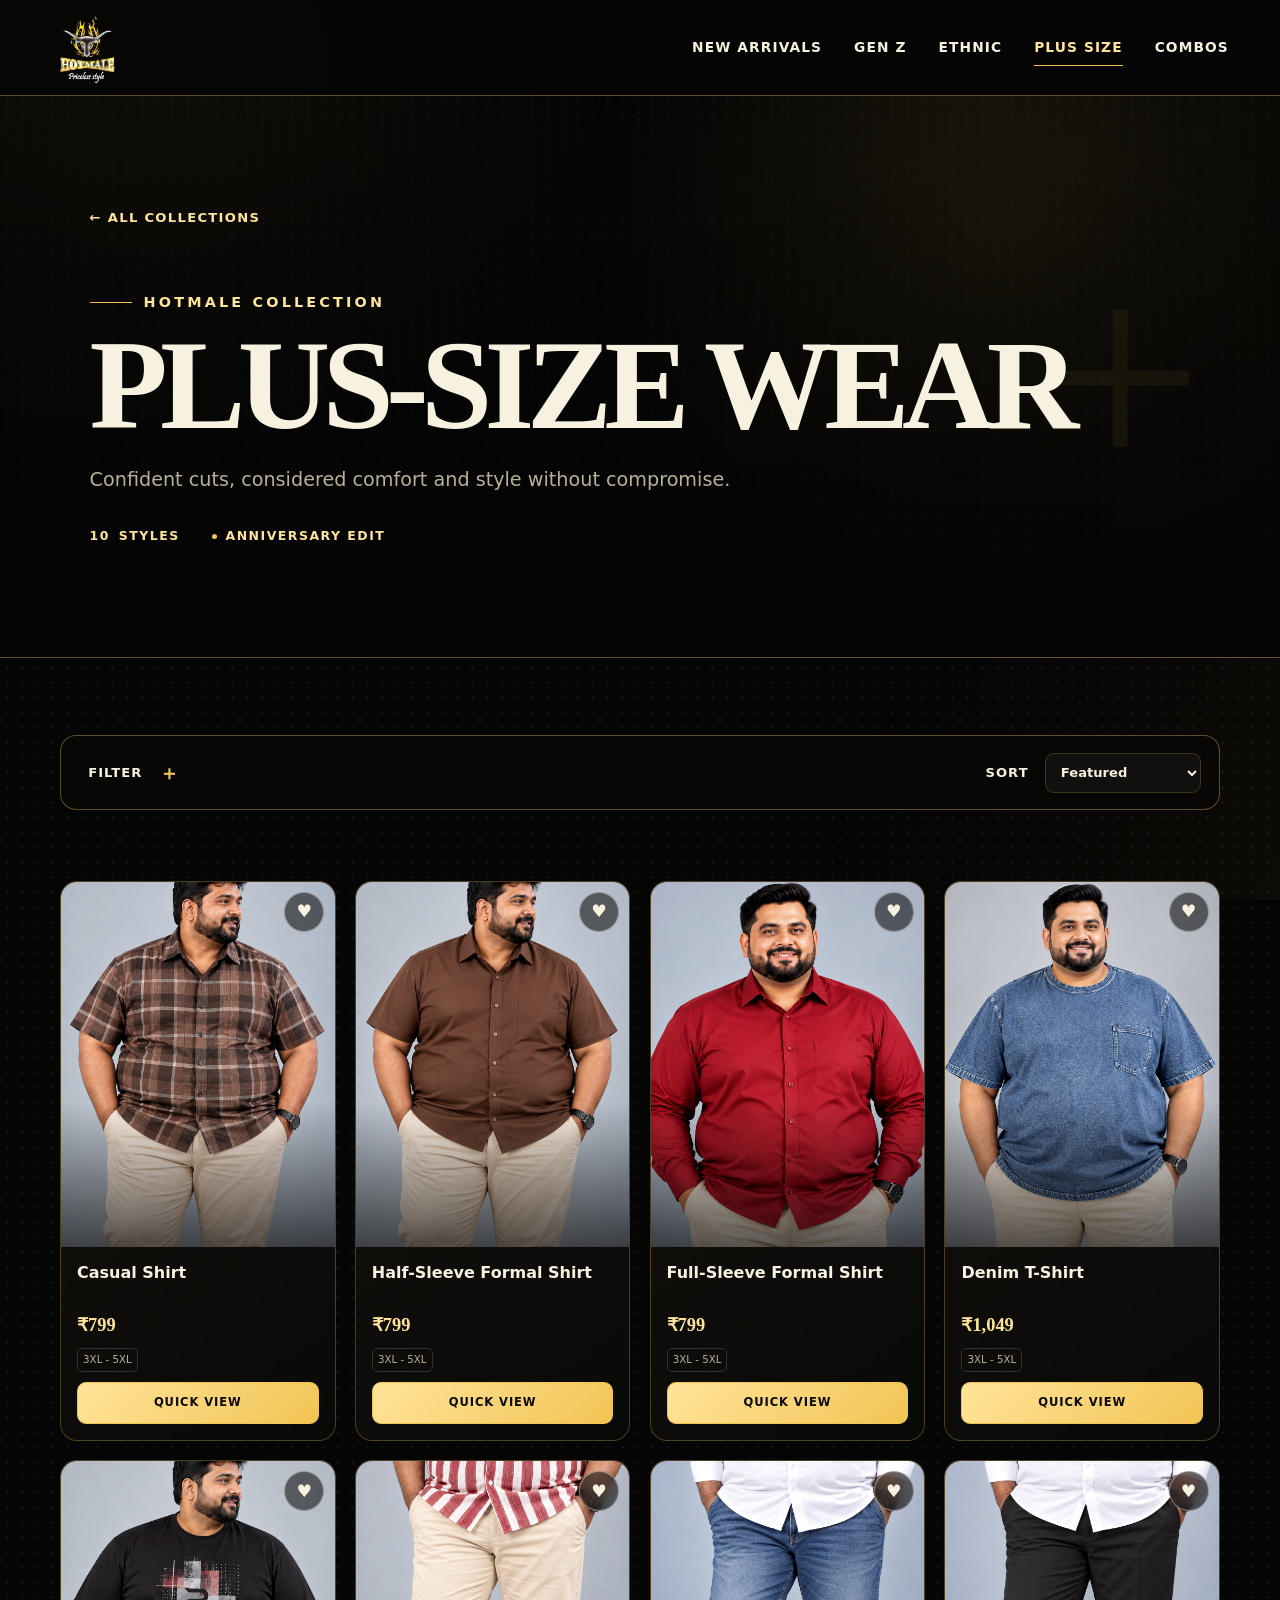
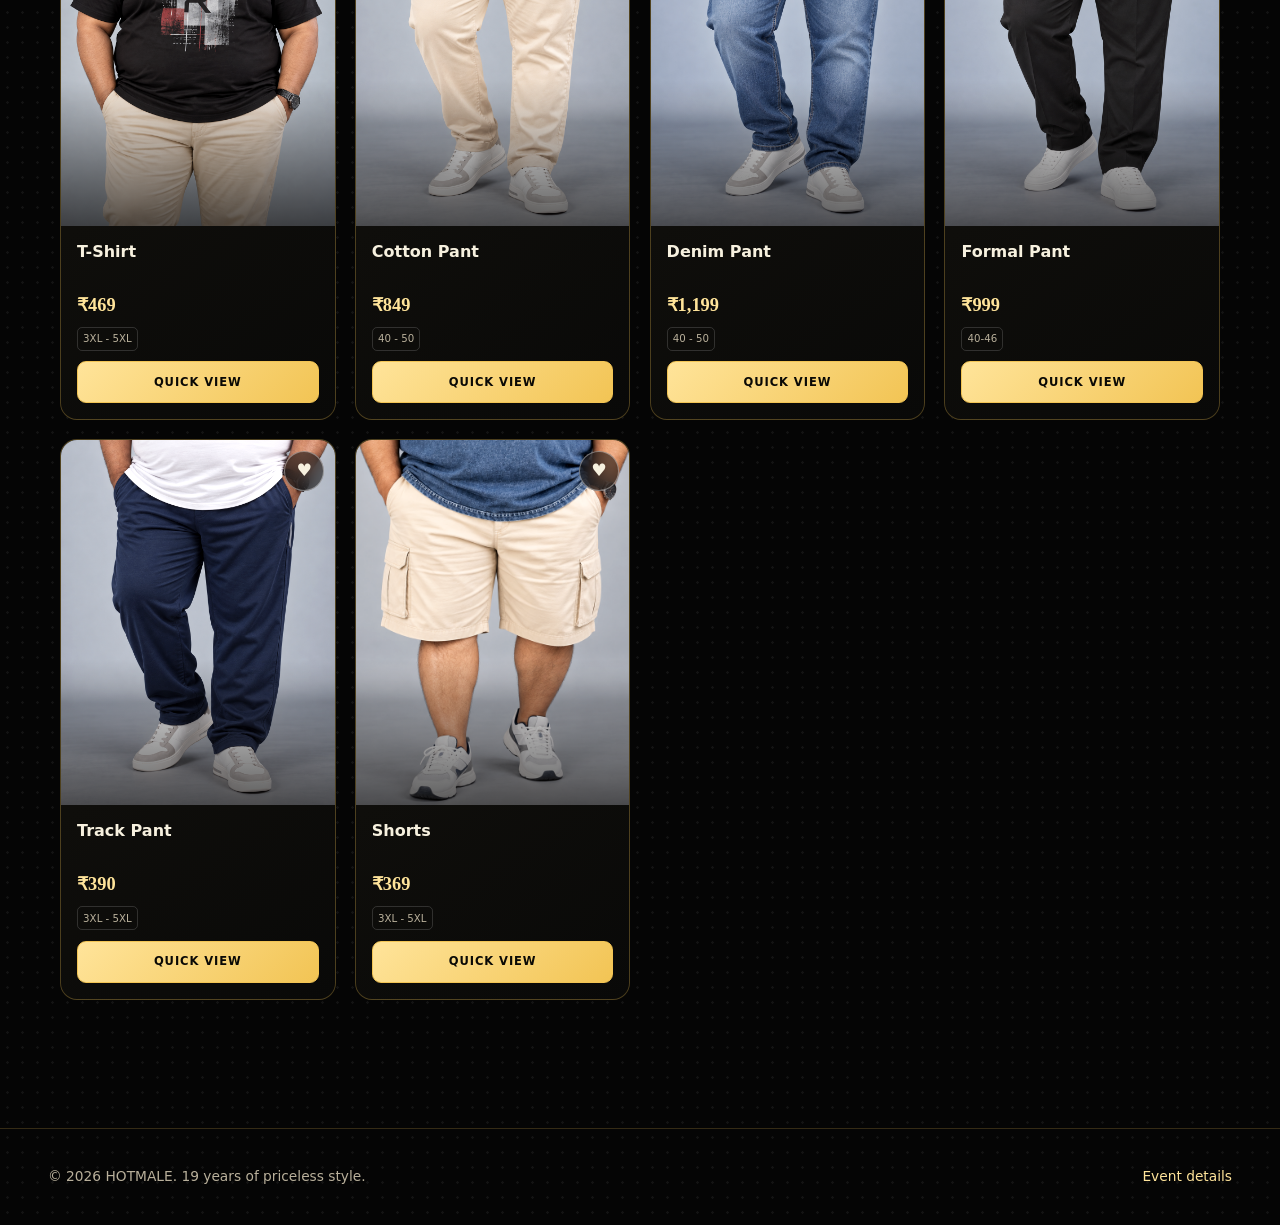
<file: collections/plus-size-wear/index.html>
<!doctype html>
<html lang="en">
<head>
  <meta charset="utf-8"><meta name="viewport" content="width=device-width, initial-scale=1"><meta name="theme-color" content="#070706">
  <meta name="description" content="Explore HOTMALE Plus-Size Wear for the 19th anniversary celebration."><title>Plus-Size Wear — HOTMALE</title>
  <link rel="icon" type="image/png" sizes="192x192" href="../../assets/hotmale-head-favicon.png"><link rel="apple-touch-icon" href="../../assets/hotmale-head-favicon.png"><link rel="preconnect" href="https://images.unsplash.com"><link rel="stylesheet" href="../../assets/styles.css">
</head>
<body data-page="collection" data-collection="plus-size-wear" data-root="../../">
  <div class="page-transition" aria-hidden="true"></div>
  <header class="site-header" data-header><a class="brand transition-link" href="../../index.html" aria-label="HOTMALE home"><img src="../../assets/hotmale-logo.png" alt="HOTMALE — Priceless style"></a><nav class="desktop-nav" aria-label="Collection navigation"><a class="transition-link" href="../new-arrivals/">New Arrivals</a><a class="transition-link" href="../gen-z-fits/">Gen Z</a><a class="transition-link" href="../ethnic-wear/">Ethnic</a><a class="transition-link" href="../plus-size-wear/">Plus Size</a><a class="transition-link" href="../combo-collections/">Combos</a></nav><button class="menu-button" type="button" aria-label="Open menu" aria-expanded="false" data-menu-button><span></span><span></span><span></span></button></header>
  <nav class="mobile-menu" aria-label="Mobile navigation" data-mobile-menu><a class="transition-link" href="../new-arrivals/">New Arrivals</a><a class="transition-link" href="../gen-z-fits/">Gen Z Fits</a><a class="transition-link" href="../ethnic-wear/">Ethnic Wear</a><a class="transition-link" href="../plus-size-wear/">Plus-Size Wear</a><a class="transition-link gold-link" href="../combo-collections/">Combo Collections <span>→</span></a></nav>
  <main class="collection-page"><section class="collection-hero reveal"><a class="back-link transition-link" href="../../index.html#collections">← All collections</a><p class="eyebrow"><span></span> HOTMALE collection</p><h1 data-collection-title>Plus-Size Wear</h1><p data-collection-description>Confident cuts, considered comfort and style without compromise.</p><div class="collection-meta"><span><strong data-product-count>0</strong> styles</span><span>Anniversary edit</span></div></section><section class="collection-content" aria-label="Collection products"><div class="shop-toolbar"><button class="filter-button ripple" type="button" data-filter-button aria-expanded="false">Filter <span>＋</span></button><label class="sort-label">Sort <select data-sort><option value="featured">Featured</option><option value="newest">Newest</option><option value="low">Price: low to high</option><option value="high">Price: high to low</option></select></label></div>
   <div class="filter-panel" data-filter-panel>
  <p>Filter products</p>

  <div class="size-filters" data-size-filters>
    <button type="button" data-size="ALL" class="is-active">
      All
    </button>

    <button type="button" data-size="NEW">
      New Arrivals
    </button>
  </div>
</div></div><div class="product-grid" data-product-grid></div><p class="empty-state" data-empty-state hidden>No products match this filter yet. Try All.</p></section></main>
  <dialog class="quick-view" data-quick-view><button class="modal-close" type="button" aria-label="Close quick view" data-modal-close>×</button><div data-modal-content></div></dialog><footer class="site-footer"><p>© 2026 HOTMALE. 19 years of priceless style.</p><a class="transition-link" href="../../index.html#events">Event details</a></footer><div class="toast" role="status" aria-live="polite" data-toast></div><script src="../../assets/catalog.js?v=16" defer></script><script src="../../assets/app.js?v=16" defer></script>
</body>
</html>
</file>
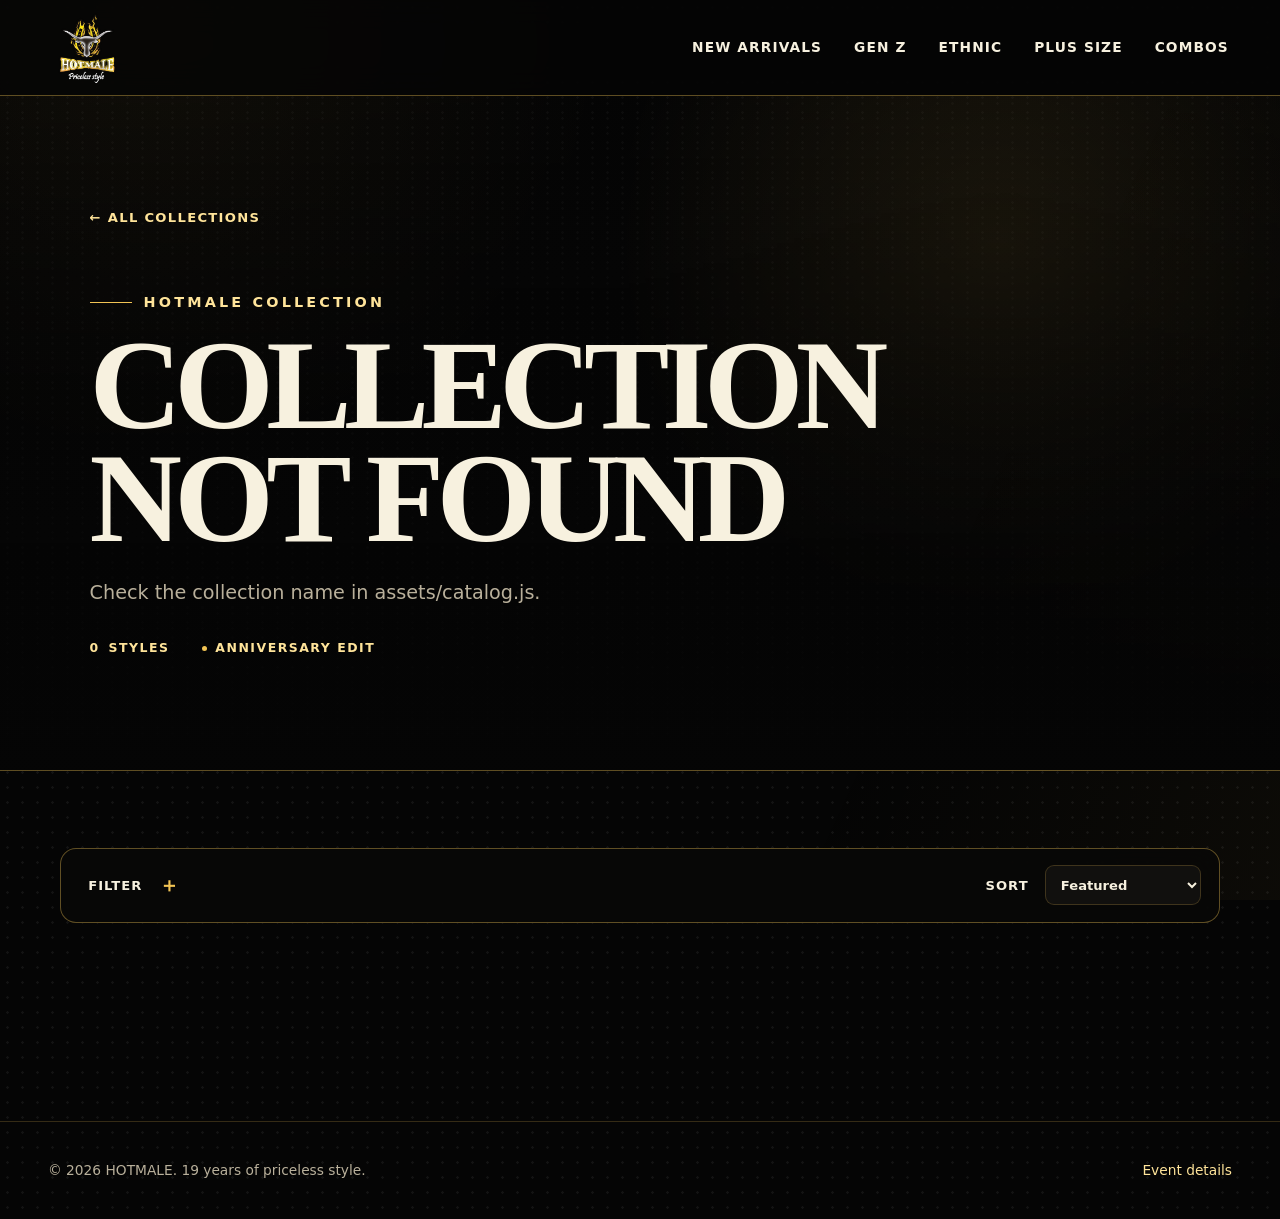
<file: collections/view/index.html>
<!doctype html>
<html lang="en">
<head>
  <meta charset="utf-8">
  <meta name="viewport" content="width=device-width, initial-scale=1">
  <meta name="theme-color" content="#070706">
  <meta name="description" content="Explore a HOTMALE collection.">
  <title>Collection — HOTMALE</title>
  <link rel="icon" type="image/png" sizes="192x192" href="../../assets/hotmale-head-favicon.png">
  <link rel="apple-touch-icon" href="../../assets/hotmale-head-favicon.png">
  <link rel="preconnect" href="https://images.unsplash.com">
  <link rel="stylesheet" href="../../assets/styles.css">
</head>
<body data-page="collection" data-root="../../">
  <div class="page-transition" aria-hidden="true"></div>
  <header class="site-header" data-header>
    <a class="brand transition-link" href="../../index.html" aria-label="HOTMALE home"><img src="../../assets/hotmale-logo.png" alt="HOTMALE — Priceless style"></a>
    <nav class="desktop-nav" aria-label="Collection navigation">
      <a class="transition-link" href="../new-arrivals/">New Arrivals</a><a class="transition-link" href="../gen-z-fits/">Gen Z</a><a class="transition-link" href="../ethnic-wear/">Ethnic</a><a class="transition-link" href="../plus-size-wear/">Plus Size</a><a class="transition-link" href="../combo-collections/">Combos</a>
    </nav>
    <button class="menu-button" type="button" aria-label="Open menu" aria-expanded="false" data-menu-button><span></span><span></span><span></span></button>
  </header>
  <nav class="mobile-menu" aria-label="Mobile navigation" data-mobile-menu>
    <a class="transition-link" href="../new-arrivals/">New Arrivals</a><a class="transition-link" href="../gen-z-fits/">Gen Z Fits</a><a class="transition-link" href="../ethnic-wear/">Ethnic Wear</a><a class="transition-link" href="../plus-size-wear/">Plus-Size Wear</a><a class="transition-link gold-link" href="../combo-collections/">Combo Collections <span>→</span></a>
  </nav>
  <main class="collection-page">
    <section class="collection-hero reveal">
      <a class="back-link transition-link" href="../../index.html#collections">← All collections</a>
      <p class="eyebrow"><span></span> HOTMALE collection</p>
      <h1 data-collection-title>Collection</h1>
      <p data-collection-description>Loading collection details.</p>
      <div class="collection-meta"><span><strong data-product-count>0</strong> styles</span><span>Anniversary edit</span></div>
    </section>
    <section class="collection-content" aria-label="Collection products">
      <div class="shop-toolbar">
        <button class="filter-button ripple" type="button" data-filter-button aria-expanded="false">Filter <span>＋</span></button>
        <label class="sort-label">Sort <select data-sort><option value="featured">Featured</option><option value="newest">Newest</option><option value="low">Price: low to high</option><option value="high">Price: high to low</option></select></label>
      </div>
     <div class="filter-panel" data-filter-panel>
  <p>Filter products</p>

  <div class="size-filters" data-size-filters>
    <button type="button" data-size="ALL" class="is-active">
      All
    </button>

    <button type="button" data-size="NEW">
      New Arrivals
    </button>
  </div>
</div>
      <div class="product-grid" data-product-grid></div>
      <p class="empty-state" data-empty-state hidden>No products match this filter yet. Try All.</p>
    </section>
  </main>
  <dialog class="quick-view" data-quick-view><button class="modal-close" type="button" aria-label="Close quick view" data-modal-close>×</button><div data-modal-content></div></dialog>
  <footer class="site-footer"><p>© 2026 HOTMALE. 19 years of priceless style.</p><a class="transition-link" href="../../index.html#events">Event details</a></footer>
  <div class="toast" role="status" aria-live="polite" data-toast></div>
  <script src="../../assets/catalog.js?v=16" defer></script>
  <script src="../../assets/app.js?v=16" defer></script>
</body>
</html>
</file>
<file: assets/styles.css>
:root {
  color-scheme: dark;
  --black: #050505;
  --surface: #0c0c0b;
  --surface-2: #131310;
  --gold: #f2c454;
  --gold-light: #ffe49a;
  --gold-dark: #9b6816;
  --ivory: #f7f1df;
  --muted: #b9b09b;
  --line: rgba(242, 196, 84, .38);
  --header-height: 84px;
  --max-width: 1240px;
  --ease: cubic-bezier(.22, 1, .36, 1);
}

* { box-sizing: border-box; }

html { scroll-behavior: smooth; }

body {
  margin: 0;
  min-width: 320px;
  overflow-x: hidden;
  color: var(--ivory);
  background:
    radial-gradient(circle at 12% 2%, rgba(242, 196, 84, .09), transparent 28rem),
    radial-gradient(circle, rgba(255, 255, 255, .055) 1px, transparent 1.5px) 0 0 / 15px 15px,
    var(--black);
  font-family: Inter, ui-sans-serif, system-ui, -apple-system, BlinkMacSystemFont, "Segoe UI", sans-serif;
  line-height: 1.5;
}

body::before {
  content: "";
  position: fixed;
  inset: 0;
  z-index: -1;
  pointer-events: none;
  background: linear-gradient(115deg, transparent 70%, rgba(242, 196, 84, .035));
}

img { display: block; max-width: 100%; }
a { color: inherit; text-decoration: none; }
button, select { font: inherit; }
button { color: inherit; }

::selection { color: #111; background: var(--gold); }

.page-transition {
  position: fixed;
  inset: 0;
  z-index: 999;
  pointer-events: none;
  transform: translateY(-100%);
  background: linear-gradient(145deg, #050505 20%, #18130a 70%, #050505);
  transition: transform .5s var(--ease);
}

.page-transition::after {
  content: "";
  position: absolute;
  left: 50%;
  top: 50%;
  width: clamp(150px, 32vw, 330px);
  aspect-ratio: 1;
  background: url("hotmale-logo.png") center / contain no-repeat;
  transform: translate(-50%, -50%);
  filter: drop-shadow(0 18px 38px rgba(0, 0, 0, .58));
}

body.is-leaving .page-transition { transform: translateY(0); }

.error-page { display: grid; min-height: 100svh; place-content: center; justify-items: start; padding: clamp(1.5rem, 8vw, 7rem); background: radial-gradient(circle at 80% 20%, rgba(242,196,84,.14), transparent 28rem); }
.error-page img { width: min(330px, 74vw); margin-bottom: 2rem; }
.error-page h1 { max-width: 760px; margin: 0; font-family: Georgia, serif; font-size: clamp(3rem, 11vw, 8rem); line-height: .9; text-transform: uppercase; }
.error-page > p:not(.eyebrow) { max-width: 560px; margin: 1.3rem 0 2rem; color: var(--muted); font-size: 1.05rem; }

.site-header {
  position: sticky;
  top: 0;
  z-index: 100;
  display: flex;
  align-items: center;
  justify-content: space-between;
  height: var(--header-height);
  padding: .55rem clamp(1rem, 4vw, 3.5rem);
  border-bottom: 1px solid var(--line);
  background: rgba(5, 5, 5, .88);
  backdrop-filter: blur(18px);
  transition: height .25s ease, background .25s ease;
}

.site-header.is-compact { --header-height: 68px; background: rgba(5, 5, 5, .97); }

.brand { position: relative; z-index: 2; display: inline-flex; align-items: center; height: 100%; }
.brand img { width: auto; height: clamp(62px, 8vw, 74px); object-fit: contain; object-position: left center; }

.desktop-nav { display: none; align-items: center; gap: 2rem; font-size: .86rem; font-weight: 700; letter-spacing: .08em; text-transform: uppercase; }
.desktop-nav a { position: relative; padding: .5rem 0; }
.desktop-nav a::after { content: ""; position: absolute; left: 0; right: 100%; bottom: 0; height: 1px; background: var(--gold); transition: right .3s ease; }
.desktop-nav a:hover::after, .desktop-nav a:focus-visible::after { right: 0; }
.desktop-nav a[aria-current="page"] { color: var(--gold-light); }
.desktop-nav a[aria-current="page"]::after { right: 0; }

.menu-button {
  position: relative;
  z-index: 102;
  display: grid;
  gap: 5px;
  width: 46px;
  height: 46px;
  place-content: center;
  border: 1px solid var(--line);
  border-radius: 50%;
  background: rgba(242, 196, 84, .05);
  cursor: pointer;
}

.menu-button span { display: block; width: 20px; height: 2px; border-radius: 3px; background: var(--gold); transition: transform .3s ease, opacity .3s ease; }
.menu-button[aria-expanded="true"] span:nth-child(1) { transform: translateY(7px) rotate(45deg); }
.menu-button[aria-expanded="true"] span:nth-child(2) { opacity: 0; }
.menu-button[aria-expanded="true"] span:nth-child(3) { transform: translateY(-7px) rotate(-45deg); }

.mobile-menu {
  position: fixed;
  inset: var(--header-height) 0 auto;
  z-index: 90;
  display: grid;
  gap: .4rem;
  padding: 1.2rem;
  visibility: hidden;
  opacity: 0;
  transform: translateY(-1rem);
  border-bottom: 1px solid var(--line);
  background: rgba(5, 5, 5, .98);
  transition: opacity .3s ease, transform .3s ease, visibility .3s;
}

.mobile-menu.is-open { visibility: visible; opacity: 1; transform: translateY(0); }
.mobile-menu a { padding: .85rem 1rem; border-bottom: 1px solid rgba(255, 255, 255, .08); font-weight: 750; }
.mobile-menu .gold-link { display: flex; justify-content: space-between; color: var(--gold); border: 1px solid var(--line); border-radius: 12px; }

.hero {
  position: relative;
  display: grid;
  align-items: center;
  min-height: calc(100svh - var(--header-height));
  padding: clamp(3.5rem, 8vw, 7rem) clamp(1.25rem, 7vw, 6.5rem);
  overflow: hidden;
  isolation: isolate;
}

.hero::before {
  content: "";
  position: absolute;
  inset: 0;
  z-index: -3;
  background:
    linear-gradient(90deg, rgba(5, 5, 5, .98) 8%, rgba(5, 5, 5, .8) 58%, rgba(5, 5, 5, .2)),
    radial-gradient(circle at 82% 34%, rgba(242, 196, 84, .15), transparent 25rem);
}

.hero::after { content: ""; position: absolute; inset: 1rem; z-index: -2; border: 1px solid rgba(242, 196, 84, .28); border-radius: 22px; pointer-events: none; }
.hero-copy { position: relative; z-index: 2; min-width: 0; max-width: 780px; }

.eyebrow { display: flex; align-items: center; gap: .75rem; margin: 0 0 1.2rem; color: var(--gold-light); font-size: clamp(.75rem, 1.5vw, .9rem); font-weight: 750; letter-spacing: .22em; text-transform: uppercase; }
.eyebrow span { width: 42px; height: 1px; background: var(--gold); }

.hero h1 { display: grid; max-width: 100%; margin: 0; font-family: Georgia, "Times New Roman", serif; line-height: .78; text-transform: uppercase; text-wrap: balance; }
.hero h1 > span:not(.hero-number) { font-size: clamp(2rem, 8.9vw, 9rem); letter-spacing: -.075em; }
.hero h1 strong { display: inline-block; margin-top: .2em; color: var(--gold); font-family: Arial Black, Impact, sans-serif; font-size: clamp(2.5rem, 9vw, 7rem); font-style: italic; letter-spacing: .08em; text-shadow: 0 8px 28px rgba(242, 196, 84, .24); }
.hero-number { display: block; margin-bottom: .12em; color: var(--gold); font-size: clamp(6rem, 25vw, 16rem); font-weight: 700; letter-spacing: -.08em; text-shadow: 0 0 42px rgba(242, 196, 84, .15); }
.hero-number sup { display: inline-block; margin-left: .08em; font-size: .14em; letter-spacing: 0; vertical-align: top; transform: translateY(.6em); }
.hero .eyebrow { max-width: 78%; line-height: 1.55; letter-spacing: .16em; }
.hero-intro { max-width: 620px; margin: 2rem 0 0; color: var(--muted); font-size: clamp(1rem, 2.2vw, 1.18rem); }
.hero-actions { display: flex; flex-wrap: wrap; gap: .85rem; margin-top: 2rem; }

.button {
  position: relative;
  display: inline-flex;
  align-items: center;
  justify-content: center;
  gap: 1.2rem;
  min-height: 54px;
  padding: .9rem 1.3rem;
  overflow: hidden;
  border: 1px solid var(--gold);
  border-radius: 999px;
  font-size: .9rem;
  font-weight: 850;
  letter-spacing: .06em;
  text-transform: uppercase;
  transition: transform .25s var(--ease), box-shadow .25s ease, background .25s ease;
}
.button:hover, .button:focus-visible { transform: translateY(-3px); box-shadow: 0 12px 36px rgba(242, 196, 84, .2); }
.button-primary { color: #090805; background: linear-gradient(135deg, #fff1b8, var(--gold) 45%, #d9992f); }
.button-ghost { background: rgba(5, 5, 5, .55); }

.hero-mark { position: absolute; z-index: 0; right: -22vw; top: 10%; width: min(82vw, 780px); opacity: .22; filter: saturate(.8) contrast(1.15); }
.hero-mark img { width: 100%; mix-blend-mode: screen; }
.emblem-halo { position: absolute; inset: 18%; z-index: -1; border-radius: 50%; background: rgba(242, 196, 84, .28); filter: blur(60px); animation: breathe 4s ease-in-out infinite; }
.spark { position: absolute; width: 7px; height: 7px; border-radius: 50%; background: var(--gold-light); box-shadow: 0 0 18px var(--gold); animation: floatSpark 4s ease-in-out infinite; }
.spark-one { left: 20%; top: 15%; }
.spark-two { right: 18%; top: 38%; animation-delay: -1.6s; }
.spark-three { left: 30%; bottom: 15%; animation-delay: -2.4s; }

.tricolor-dots { position: absolute; right: 2rem; top: 2rem; display: grid; gap: 8px; }
.tricolor-dots i { width: 9px; height: 9px; border-radius: 50%; background: #ff6417; box-shadow: 0 0 12px rgba(255, 100, 23, .4); }
.tricolor-dots i:nth-child(2) { background: #f4f4ef; box-shadow: none; }
.tricolor-dots i:nth-child(3) { background: #0b991f; box-shadow: 0 0 12px rgba(11, 153, 31, .35); }

.section-pad { width: min(100%, var(--max-width)); margin: 0 auto; padding: clamp(4.5rem, 10vw, 8.5rem) clamp(1.25rem, 4vw, 2.5rem); }
.section-heading { max-width: 760px; margin-bottom: 2.3rem; }
.section-heading h2 { margin: 0; font-family: Georgia, "Times New Roman", serif; font-size: clamp(2.35rem, 6vw, 5.5rem); line-height: 1; letter-spacing: -.045em; text-transform: uppercase; }
.section-heading > p:last-child { max-width: 600px; margin-top: 1.2rem; color: var(--muted); font-size: 1.05rem; }

.offer-section { text-align: center; }
.offer-section .section-heading { margin-inline: auto; }
.offer-section .eyebrow { justify-content: center; }

.sale-ticket {
  position: relative;
  display: grid;
  grid-template-columns: auto 1fr;
  align-items: center;
  width: min(100%, 960px);
  min-height: 220px;
  margin: 0 auto;
  padding: 2rem 1.5rem 3.6rem;
  overflow: hidden;
  border: 0;
  border-radius: 24px;
  color: #080704;
  background: linear-gradient(120deg, #b37619, #ffe59a 32%, #e8b83f 68%, #9b6618);
  clip-path: polygon(3% 0, 97% 0, 100% 12%, 98% 20%, 100% 28%, 100% 72%, 98% 80%, 100% 88%, 97% 100%, 3% 100%, 0 88%, 2% 80%, 0 72%, 0 28%, 2% 20%, 0 12%);
  cursor: pointer;
  box-shadow: 0 28px 70px rgba(0, 0, 0, .55);
  transition: transform .35s var(--ease), filter .35s ease;
}
.sale-ticket:hover, .sale-ticket:focus-visible { transform: translateY(-5px) rotateX(2deg); filter: brightness(1.07); }
.sale-ticket::before { content: ""; position: absolute; inset: 10px; border: 1px solid rgba(20, 15, 4, .62); border-radius: 18px; }
.sale-ticket::after { content: ""; position: absolute; inset: 0; background: linear-gradient(110deg, transparent 25%, rgba(255, 255, 255, .55) 42%, transparent 58%); transform: translateX(-130%); animation: sweep 5s ease-in-out infinite; }
.ticket-side { position: relative; z-index: 1; padding: 1rem; border-right: 1px solid rgba(0, 0, 0, .45); font-weight: 900; letter-spacing: .08em; text-transform: uppercase; writing-mode: vertical-rl; transform: rotate(180deg); }
.ticket-value { position: relative; z-index: 1; font-family: Georgia, serif; font-size: clamp(5.2rem, 22vw, 11rem); font-weight: 800; line-height: .8; letter-spacing: -.08em; }
.ticket-copy { position: relative; z-index: 1; grid-column: 1 / -1; margin-top: .7rem; font-size: clamp(1.3rem, 5vw, 3rem); font-weight: 950; line-height: .95; text-transform: uppercase; }
.ticket-rule { position: absolute; z-index: 2; left: 1.5rem; right: 1.5rem; bottom: 1.25rem; font-size: clamp(.66rem, 2.6vw, .9rem); font-weight: 800; letter-spacing: .14em; text-transform: uppercase; }
.ticket-terms { position: absolute; z-index: 3; inset: auto 0 0; padding: 1rem; opacity: 0; color: var(--ivory); background: rgba(4, 4, 3, .94); transform: translateY(100%); transition: transform .35s var(--ease), opacity .35s ease; }
.sale-ticket[aria-expanded="true"] .ticket-terms { opacity: 1; transform: translateY(0); }
.selected-items-offer {
  display: flex;
  align-items: center;
  justify-content: center;
  gap: clamp(.55rem, 2.5vw, 1rem);
  width: min(100%, 720px);
  margin: 1.35rem auto .7rem;
  padding: .9rem 1.15rem;
  border: 1px solid rgba(226, 178, 61, .58);
  border-radius: 999px;
  color: var(--ivory);
  background: linear-gradient(110deg, rgba(226, 178, 61, .14), rgba(226, 178, 61, .03));
  box-shadow: inset 0 0 24px rgba(226, 178, 61, .06);
  text-transform: uppercase;
}
.selected-items-offer strong { color: var(--gold-2); font-size: clamp(1.25rem, 5vw, 2rem); line-height: 1; letter-spacing: .02em; }
.selected-items-offer span { font-size: clamp(.7rem, 2.7vw, .95rem); font-weight: 800; letter-spacing: .12em; }
.ticket-hint { color: var(--muted); font-size: .85rem; }

.collection-grid { display: grid; gap: 1rem; }
.collection-card {
  position: relative;
  display: flex;
  flex-direction: column;
  justify-content: flex-end;
  min-height: 390px;
  padding: 1.3rem;
  overflow: hidden;
  border: 1px solid var(--line);
  border-radius: 20px;
  background: #0e0e0c;
  isolation: isolate;
  transition: transform .4s var(--ease), border-color .35s ease, box-shadow .35s ease;
}
.collection-card::before { content: ""; position: absolute; inset: 0; z-index: -2; background-image: linear-gradient(180deg, rgba(5,5,5,.04) 22%, rgba(5,5,5,.92) 90%), var(--card-image); background-size: cover; background-position: center; transition: transform .65s var(--ease), filter .4s ease; }
.collection-card::after { content: ""; position: absolute; inset: 0; z-index: -1; border: 1px solid transparent; border-radius: inherit; background: linear-gradient(135deg, transparent 55%, rgba(242, 196, 84, .2)) border-box; }
.collection-card:hover, .collection-card:focus-visible { transform: translateY(-7px); border-color: var(--gold); box-shadow: 0 24px 50px rgba(0, 0, 0, .48); }
.collection-card:hover::before, .collection-card:focus-visible::before { transform: scale(1.055); filter: saturate(1.12); }
.collection-index { position: absolute; left: 1.2rem; top: 1rem; color: var(--gold-light); font-family: Georgia, serif; font-size: 1.4rem; }
.collection-index {
  display: none;
}
.collection-name { max-width: 85%; font-family: Georgia, serif; font-size: clamp(2rem, 6vw, 3.3rem); font-weight: 700; line-height: .95; text-transform: uppercase; text-shadow: 0 4px 18px #000; }
.collection-cta { display: flex; align-items: center; justify-content: space-between; margin-top: 1rem; color: var(--gold-light); font-size: .8rem; font-weight: 850; letter-spacing: .12em; text-transform: uppercase; }
.collection-cta i { display: grid; width: 40px; height: 40px; place-items: center; border: 1px solid var(--gold); border-radius: 50%; font-style: normal; transition: color .25s ease, background .25s ease, transform .25s ease; }
.collection-card:hover .collection-cta i { color: #050505; background: var(--gold); transform: translateX(3px); }

.event-grid { display: grid; gap: 1rem; }
.event-card { position: relative; padding: clamp(1.4rem, 4vw, 2.2rem); overflow: hidden; border: 1px solid var(--line); border-radius: 20px; background: linear-gradient(145deg, rgba(25, 21, 12, .95), rgba(8, 8, 7, .95)); }
.event-card::after { content: ""; position: absolute; right: -3rem; bottom: -4rem; width: 12rem; height: 12rem; border: 1px solid rgba(242, 196, 84, .2); border-radius: 50%; box-shadow: 0 0 0 18px rgba(242, 196, 84, .03), 0 0 0 36px rgba(242, 196, 84, .02); }
.event-date { display: flex; align-items: center; gap: 1rem; margin: 0; color: var(--gold-light); font-weight: 800; text-transform: uppercase; }
.event-date span { font-family: Georgia, serif; font-size: 3.2rem; line-height: 1; }
.event-card h3 { margin: 1.25rem 0 .2rem; font-family: Georgia, serif; font-size: clamp(2rem, 6vw, 3.6rem); }
.event-card > p:not(.event-date) { color: var(--muted); }
.event-actions { position: relative; z-index: 2; display: flex; flex-wrap: wrap; gap: .7rem; margin-top: 1.5rem; }
.text-button { position: relative; min-height: 44px; padding: .65rem 1rem; overflow: hidden; border: 1px solid var(--line); border-radius: 999px; color: var(--gold-light); background: rgba(0, 0, 0, .25); font-weight: 750; cursor: pointer; }

.closing-callout { display: grid; justify-items: center; text-align: center; border-top: 1px solid var(--line); }
.closing-callout img { width: min(520px, 88vw); }
.closing-callout p { margin: 1.2rem 0 2rem; color: var(--muted); font-family: Georgia, serif; font-size: clamp(1.3rem, 4vw, 2rem); }
.site-footer { display: flex; flex-direction: column; gap: .8rem; align-items: center; justify-content: space-between; padding: 1.5rem clamp(1.25rem, 4vw, 3rem); border-top: 1px solid rgba(242, 196, 84, .2); color: var(--muted); font-size: .86rem; text-align: center; }
.site-footer a { color: var(--gold-light); }

.ripple-ink { position: absolute; border-radius: 50%; pointer-events: none; background: rgba(255, 255, 255, .52); transform: scale(0); animation: ripple .55s linear; }
.toast { position: fixed; left: 50%; bottom: 1.5rem; z-index: 500; max-width: calc(100% - 2rem); padding: .8rem 1rem; visibility: hidden; opacity: 0; border: 1px solid var(--line); border-radius: 12px; color: var(--ivory); background: #11100d; transform: translate(-50%, 1rem); transition: opacity .25s ease, transform .25s ease, visibility .25s; box-shadow: 0 16px 40px rgba(0,0,0,.5); }
.toast.is-visible { visibility: visible; opacity: 1; transform: translate(-50%, 0); }

.reveal { opacity: 0; transform: translateY(26px); transition: opacity .75s var(--ease), transform .75s var(--ease); }
.reveal.is-visible { opacity: 1; transform: none; }

@keyframes ripple { to { transform: scale(4); opacity: 0; } }
@keyframes breathe { 50% { transform: scale(1.14); opacity: .58; } }
@keyframes floatSpark { 50% { transform: translateY(-16px) scale(1.35); opacity: .5; } }
@keyframes sweep { 0%, 15% { transform: translateX(-130%); } 55%, 100% { transform: translateX(130%); } }

@media (min-width: 700px) {
  .collection-grid { grid-template-columns: repeat(2, minmax(0, 1fr)); }
  .collection-card-wide { grid-column: 1 / -1; min-height: 330px; }
  .event-grid { grid-template-columns: repeat(2, minmax(0, 1fr)); }
  .sale-ticket { grid-template-columns: auto minmax(220px, .85fr) 1fr; padding: 2rem 2.7rem; }
  .ticket-copy { grid-column: auto; margin-top: 0; text-align: left; }
  .ticket-rule { left: auto; right: 3rem; bottom: 1.2rem; }
  .site-footer { flex-direction: row; text-align: left; }
}

@media (min-width: 940px) {
  :root { --header-height: 96px; }
  .desktop-nav { display: flex; }
  .menu-button, .mobile-menu { display: none; }
  .hero { grid-template-columns: minmax(0, 1.05fr) minmax(360px, .95fr); }
  .hero-mark { position: relative; right: auto; top: auto; width: 100%; opacity: .65; justify-self: end; }
  .hero-mark img { mix-blend-mode: screen; }
  .hero h1 > span:not(.hero-number) { font-size: clamp(4.6rem, 8vw, 8rem); }
  .hero-number { font-size: clamp(9rem, 17vw, 15rem); }
  .collection-grid { grid-template-columns: repeat(4, minmax(0, 1fr)); }
  .collection-card { min-height: 480px; }
  .collection-card-wide { grid-column: 1 / -1; min-height: 350px; }
  .collection-card-wide::before { background-position: center 42%; }
  .collection-card-wide .collection-name { max-width: 60%; }
}

@media (prefers-reduced-motion: reduce) {
  html { scroll-behavior: auto; }
  *, *::before, *::after { animation-duration: .01ms !important; animation-iteration-count: 1 !important; transition-duration: .01ms !important; }
  .reveal { opacity: 1; transform: none; }
}

/* Collection pages */
.collection-page { min-height: 100vh; }

.collection-hero {
  position: relative;
  display: grid;
  align-content: end;
  min-height: 52svh;
  padding: clamp(3rem, 9vw, 7rem) clamp(1.25rem, 7vw, 6.5rem);
  overflow: hidden;
  border-bottom: 1px solid var(--line);
  background:
    linear-gradient(0deg, rgba(5,5,5,.98), rgba(5,5,5,.45)),
    radial-gradient(circle at 78% 22%, rgba(242,196,84,.18), transparent 24rem),
    radial-gradient(circle, rgba(255,255,255,.05) 1px, transparent 1.5px) 0 0 / 15px 15px;
}

.collection-hero::after {
  content: attr(data-watermark);
  position: absolute;
  right: clamp(1rem, 6vw, 5rem);
  top: 50%;
  z-index: 0;
  color: rgba(242, 196, 84, .055);
  font-family: Georgia, serif;
  font-size: clamp(6rem, 23vw, 19rem);
  line-height: .7;
  transform: translateY(-50%);
}

.collection-hero > * { position: relative; z-index: 1; }
.back-link { width: fit-content; margin-bottom: clamp(2rem, 5vw, 4.5rem); color: var(--gold-light); font-size: .82rem; font-weight: 800; letter-spacing: .1em; text-transform: uppercase; }
.collection-hero .eyebrow { margin-bottom: 1rem; }
.collection-hero h1 { max-width: 1050px; margin: 0; font-family: Georgia, serif; font-size: clamp(2.2rem, 10vw, 9rem); line-height: .88; letter-spacing: -.06em; text-transform: uppercase; overflow-wrap: anywhere; }
.collection-hero > p:not(.eyebrow) { max-width: 670px; margin: 1.5rem 0 0; color: var(--muted); font-size: clamp(1rem, 2vw, 1.2rem); }
.collection-meta { display: flex; flex-wrap: wrap; gap: 1rem 2rem; margin-top: 2rem; color: var(--gold-light); font-size: .78rem; font-weight: 850; letter-spacing: .12em; text-transform: uppercase; }
.collection-meta span { display: inline-flex; align-items: center; gap: .55rem; }
.collection-meta span + span::before { content: ""; width: 5px; height: 5px; border-radius: 50%; background: var(--gold); }

.collection-content { width: min(100%, var(--max-width)); margin: 0 auto; padding: clamp(2rem, 6vw, 5rem) clamp(1.25rem, 4vw, 2.5rem) clamp(5rem, 10vw, 9rem); }
.shop-toolbar { position: sticky; top: calc(var(--header-height) + .75rem); z-index: 40; display: flex; align-items: center; justify-content: space-between; gap: .45rem; margin-bottom: 1rem; padding: .45rem; border: 1px solid var(--line); border-radius: 16px; background: rgba(8,8,7,.9); backdrop-filter: blur(16px); }
.filter-button, .sort-label { display: inline-flex; align-items: center; justify-content: space-between; gap: 1rem; min-height: 46px; padding: .65rem 1rem; border: 0; color: var(--ivory); background: transparent; font-size: .82rem; font-weight: 850; letter-spacing: .08em; text-transform: uppercase; }
.filter-button { min-width: 100px; padding-inline: .65rem; border-radius: 10px; cursor: pointer; }
.filter-button:hover, .filter-button:focus-visible { color: #090805; background: var(--gold); }
.filter-button span { color: var(--gold); font-size: 1.25rem; transition: transform .25s ease; }
.filter-button:hover span, .filter-button:focus-visible span { color: #090805; }
.filter-button[aria-expanded="true"] span { transform: rotate(45deg); }
.sort-label { gap: .4rem; padding: 0; }
.sort-label select { max-width: 118px; min-height: 40px; padding: .45rem 1.5rem .45rem .55rem; border: 1px solid rgba(242,196,84,.2); border-radius: 9px; color: var(--ivory); background: #11100e; cursor: pointer; }

.filter-panel { display: grid; grid-template-rows: 0fr; padding-inline: 1rem; overflow: hidden; opacity: 0; border: 1px solid transparent; border-radius: 15px; transition: grid-template-rows .35s var(--ease), opacity .3s ease, padding .3s ease, border-color .3s ease, margin .3s ease; }
.filter-panel > * { min-height: 0; }
.filter-panel.is-open { grid-template-rows: auto auto; margin-bottom: 1.3rem; padding: 1rem; opacity: 1; border-color: var(--line); background: rgba(15,14,11,.72); }
.filter-panel p { margin: 0 0 .65rem; color: var(--muted); font-size: .82rem; font-weight: 800; letter-spacing: .08em; text-transform: uppercase; }
.size-filters { display: flex; flex-wrap: wrap; gap: .55rem; }
.size-filters button { min-width: 44px; min-height: 42px; padding: .45rem .7rem; border: 1px solid rgba(242,196,84,.32); border-radius: 8px; color: var(--ivory); background: transparent; cursor: pointer; transition: color .2s ease, background .2s ease, border-color .2s ease, transform .2s ease; }
.size-filters button:hover, .size-filters button:focus-visible, .size-filters button.is-active { color: #090805; border-color: var(--gold); background: var(--gold); transform: translateY(-2px); }

.product-grid { display: grid; grid-template-columns: repeat(2, minmax(0, 1fr)); gap: .8rem; }
.product-card { position: relative; overflow: hidden; border: 1px solid rgba(242,196,84,.28); border-radius: 17px; background: linear-gradient(145deg, #15130e, #090908); transition: transform .35s var(--ease), border-color .3s ease, box-shadow .3s ease; }
.product-card:hover { transform: translateY(-5px); border-color: var(--gold); box-shadow: 0 20px 46px rgba(0,0,0,.45); }
.product-image-wrap { position: relative; aspect-ratio: 3 / 4; overflow: hidden; background: #181713; }
.product-image-wrap::after { content: ""; position: absolute; inset: auto 0 0; height: 40%; background: linear-gradient(transparent, rgba(0,0,0,.65)); pointer-events: none; }
.product-image { width: 100%; height: 100%; object-fit: cover; filter: saturate(.78) contrast(1.05); transition: transform .55s var(--ease), filter .35s ease; }
.product-image-wrap.image-fallback::before { content: "HOTMALE"; position: absolute; inset: 0; display: grid; place-items: center; color: var(--gold); background: radial-gradient(circle at center, rgba(242,196,84,.12), transparent 58%), #11100d; font-family: Georgia, serif; font-size: clamp(1.2rem, 4vw, 2rem); letter-spacing: .08em; }
.product-card:hover .product-image { transform: scale(1.04); filter: saturate(1) contrast(1.03); }
.new-badge { position: absolute; left: .65rem; top: .65rem; z-index: 2; padding: .3rem .45rem; border: 1px solid rgba(255,255,255,.35); border-radius: 999px; color: #0a0905; background: var(--gold-light); font-size: .62rem; font-weight: 900; letter-spacing: .08em; text-transform: uppercase; }
.combo-badge { position: absolute; left: .65rem; top: .65rem; z-index: 2; max-width: calc(100% - 4.3rem); padding: .38rem .58rem; border: 1px solid rgba(255,255,255,.42); border-radius: 999px; color: #090805; background: linear-gradient(135deg, #fff0aa, var(--gold)); font-size: clamp(.6rem, 2vw, .76rem); font-weight: 950; letter-spacing: .035em; text-transform: uppercase; box-shadow: 0 8px 22px rgba(0,0,0,.3); }
.heart-button { position: absolute; right: .65rem; top: .65rem; z-index: 3; display: grid; width: 40px; height: 40px; place-items: center; border: 1px solid rgba(255,255,255,.38); border-radius: 50%; color: var(--ivory); background: rgba(5,5,5,.55); font-size: 1.08rem; cursor: pointer; backdrop-filter: blur(8px); transition: color .2s ease, background .2s ease, transform .2s ease; }
.heart-button:hover, .heart-button:focus-visible, .heart-button.is-saved { color: #151008; background: var(--gold); transform: scale(1.08); }
.product-info { display: grid; gap: .5rem; padding: .8rem; }
.product-name { min-height: 2.6em; margin: 0; font-size: clamp(.86rem, 2.6vw, 1rem); line-height: 1.3; }
.product-price { margin: 0; color: var(--gold-light); font-family: Georgia, serif; font-size: 1.15rem; font-weight: 700; }
.product-sizes { display: flex; flex-wrap: wrap; gap: .28rem; }
.product-sizes span { min-width: 27px; padding: .2rem .32rem; border: 1px solid rgba(255,255,255,.15); border-radius: 5px; color: var(--muted); font-size: .64rem; text-align: center; }
.view-button { position: relative; min-height: 42px; margin-top: .15rem; overflow: hidden; border: 1px solid var(--gold); border-radius: 9px; color: #0a0905; background: linear-gradient(135deg, var(--gold-light), var(--gold)); font-size: .72rem; font-weight: 900; letter-spacing: .08em; text-transform: uppercase; cursor: pointer; }
.empty-state { padding: 3rem 1rem; border: 1px dashed var(--line); border-radius: 16px; color: var(--muted); text-align: center; }

.quick-view { width: min(920px, calc(100% - 1.25rem)); max-height: calc(100svh - 1.25rem); padding: 0; overflow: auto; border: 1px solid var(--line); border-radius: 20px; color: var(--ivory); background: #0d0d0b; box-shadow: 0 28px 80px rgba(0,0,0,.72); }
.quick-view::backdrop { background: rgba(0,0,0,.78); backdrop-filter: blur(7px); }
.modal-close { position: sticky; z-index: 3; left: calc(100% - 3.5rem); top: .8rem; display: grid; width: 42px; height: 42px; place-items: center; margin-bottom: -42px; border: 1px solid var(--line); border-radius: 50%; color: var(--ivory); background: rgba(5,5,5,.82); font-size: 1.5rem; cursor: pointer; }
.modal-product { display: grid; }
.modal-product img { width: 100%; height: min(56svh, 620px); object-fit: cover; }
.modal-copy { display: grid; align-content: center; padding: clamp(1.4rem, 5vw, 3rem); }
.modal-copy .eyebrow { margin-bottom: .75rem; }
.modal-copy h2 { margin: 0; font-family: Georgia, serif; font-size: clamp(2rem, 6vw, 4rem); line-height: 1; }
.modal-copy .modal-price { margin: 1.2rem 0 .7rem; color: var(--gold-light); font-family: Georgia, serif; font-size: 1.55rem; }
.modal-copy .modal-deal { width: fit-content; padding: .55rem .8rem; border-radius: 999px; color: #090805; background: linear-gradient(135deg, var(--gold-light), var(--gold)); font-family: inherit; font-size: 1rem; font-weight: 950; letter-spacing: .04em; }
.modal-copy p { color: var(--muted); }
.modal-copy .button { margin-top: 1rem; cursor: pointer; }

.contact-popup { width: min(680px, calc(100% - 1.25rem)); padding: 0; overflow: hidden; border: 1px solid var(--line); border-radius: 22px; color: var(--ivory); background: radial-gradient(circle at 86% 0, rgba(242,196,84,.13), transparent 18rem), #0d0d0b; box-shadow: 0 28px 80px rgba(0,0,0,.75); }
.contact-popup::backdrop { background: rgba(0,0,0,.82); backdrop-filter: blur(8px); }
.contact-popup .modal-close { position: absolute; right: .85rem; left: auto; top: .85rem; margin: 0; }
.contact-popup-body { padding: clamp(1.5rem, 5vw, 2.6rem); }
.contact-popup-body h2 { max-width: 520px; margin: .55rem 0 .45rem; padding-right: 2.5rem; font-family: Georgia, serif; font-size: clamp(2rem, 7vw, 3.6rem); line-height: .95; }
.contact-product { margin: 0 0 1.35rem; color: var(--muted); }
.contact-list { display: grid; gap: .8rem; }
.contact-card { position: relative; display: grid; gap: .45rem; padding: 1.15rem; overflow: hidden; border: 1px solid rgba(242,196,84,.28); border-radius: 16px; background: linear-gradient(145deg, rgba(29,25,16,.9), rgba(10,10,9,.96)); }
.contact-number { position: absolute; right: .8rem; top: .35rem; color: rgba(242,196,84,.16); font-family: Georgia, serif; font-size: 3.1rem; line-height: 1; }
.contact-role { position: relative; margin: 0; color: var(--gold-light); font-size: .72rem; font-weight: 850; letter-spacing: .12em; text-transform: uppercase; }
.contact-card h3 { position: relative; margin: .1rem 0 0; font-family: Georgia, serif; font-size: 1.45rem; }
.contact-phone { position: relative; margin: 0 0 .45rem; color: var(--muted); font-size: .92rem; }
.call-contact-button { position: relative; display: flex; min-height: 46px; align-items: center; justify-content: space-between; padding: .75rem .9rem; overflow: hidden; border: 1px solid var(--gold); border-radius: 10px; color: #090805; background: linear-gradient(135deg, var(--gold-light), var(--gold)); font-size: .78rem; font-weight: 900; letter-spacing: .08em; text-transform: uppercase; }
.call-contact-button span { font-size: 1rem; }
.call-contact-button.is-disabled { justify-content: center; border-color: rgba(255,255,255,.16); color: #746f63; background: #181714; cursor: not-allowed; }

@media (min-width: 700px) {
  .contact-list { grid-template-columns: repeat(2, minmax(0, 1fr)); }
  .product-grid { grid-template-columns: repeat(3, minmax(0, 1fr)); gap: 1rem; }
  .product-info { padding: 1rem; }
  .modal-product { grid-template-columns: 1fr 1fr; }
  .modal-product img { height: 100%; min-height: 580px; }
  .shop-toolbar { gap: .8rem; padding: .7rem; }
  .filter-button { min-width: 120px; padding-inline: 1rem; }
  .sort-label { gap: 1rem; padding-right: .45rem; }
  .sort-label select { max-width: 156px; padding: .45rem 2rem .45rem .7rem; }
}

@media (min-width: 1050px) {
  .product-grid { grid-template-columns: repeat(4, minmax(0, 1fr)); gap: 1.2rem; }
  .collection-hero { min-height: 62svh; }
  .shop-toolbar { top: calc(var(--header-height) + 1rem); }
}

@media (max-width: 939px) {
  .site-header .menu-button { display: grid !important; flex: 0 0 46px; }
  .site-header .desktop-nav { display: none !important; }
  .hero h1 > span:not(.hero-number) {
    position: relative;
    z-index: 3;
    text-shadow:
      -2px -2px 0 rgba(3, 3, 3, .98),
       2px -2px 0 rgba(3, 3, 3, .98),
      -2px  2px 0 rgba(3, 3, 3, .98),
       2px  2px 0 rgba(3, 3, 3, .98),
       0 7px 18px rgba(0, 0, 0, .95);
  }
}
</file>
